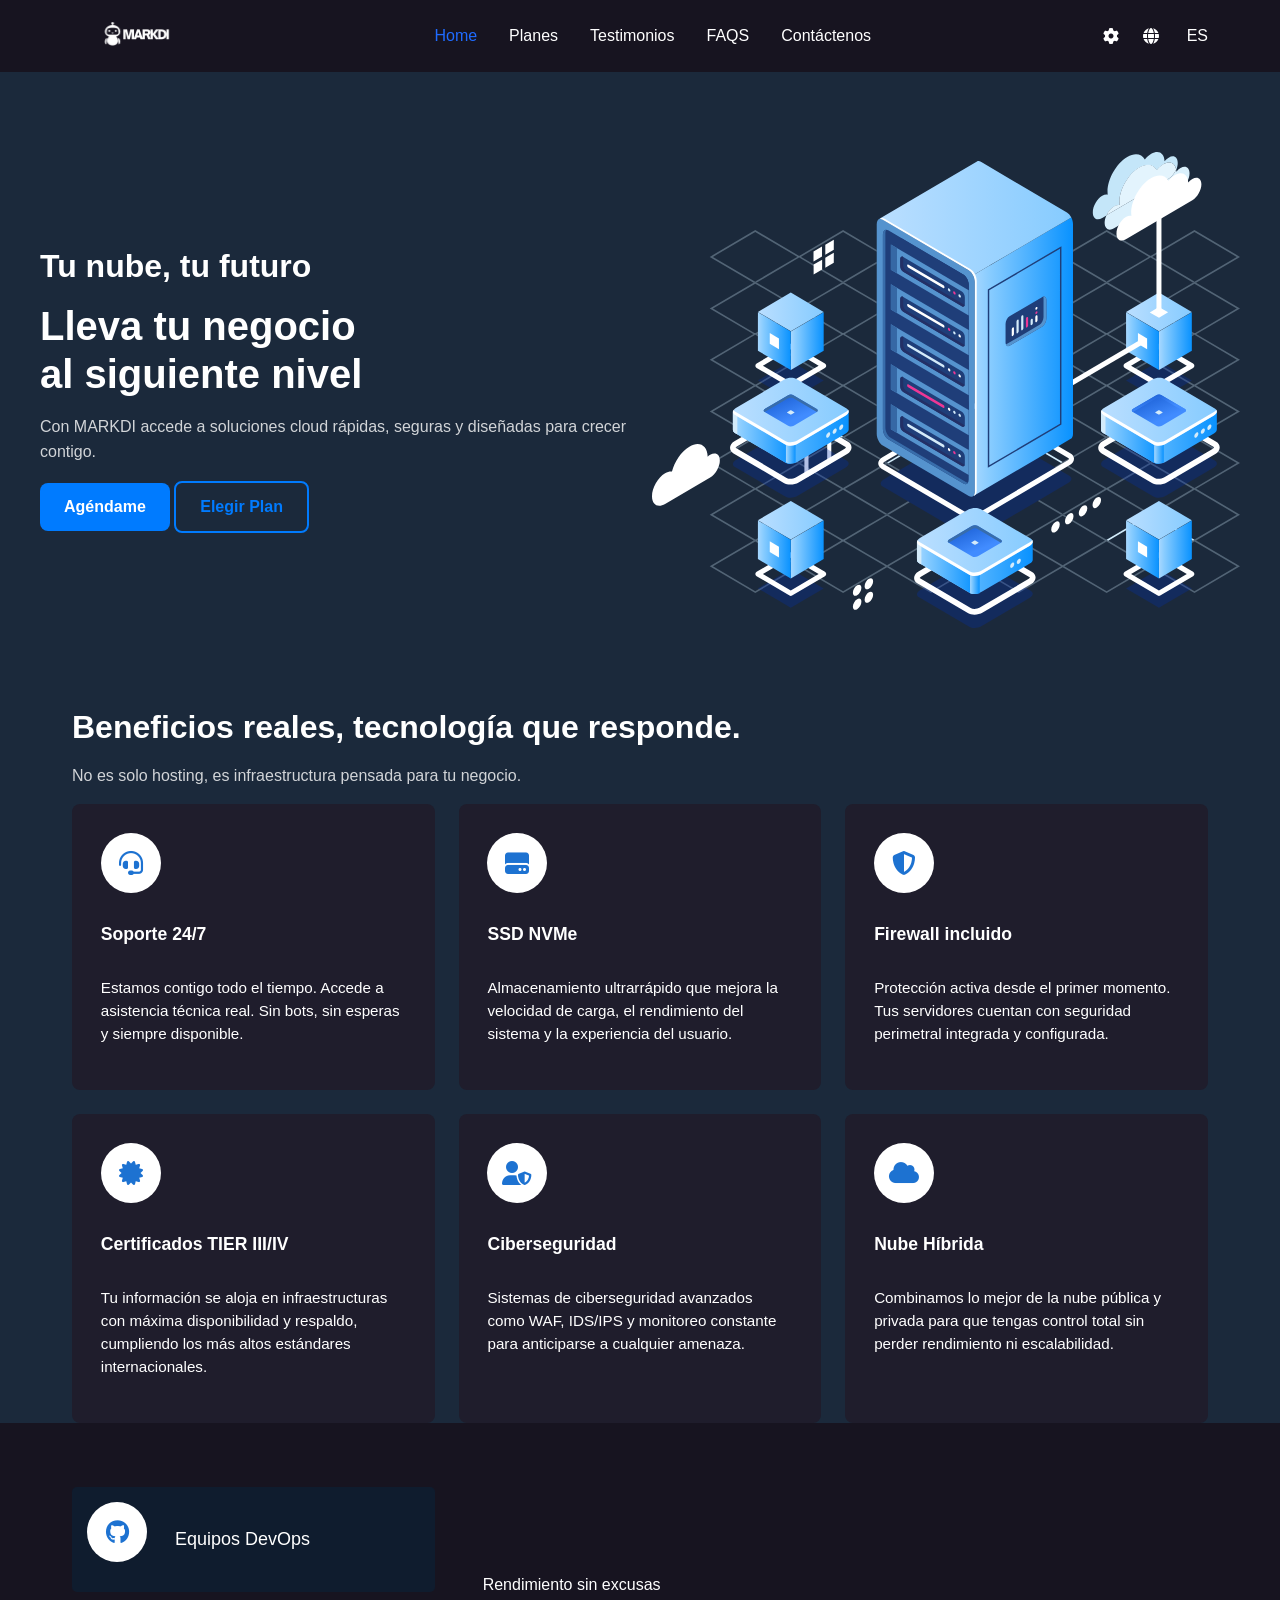
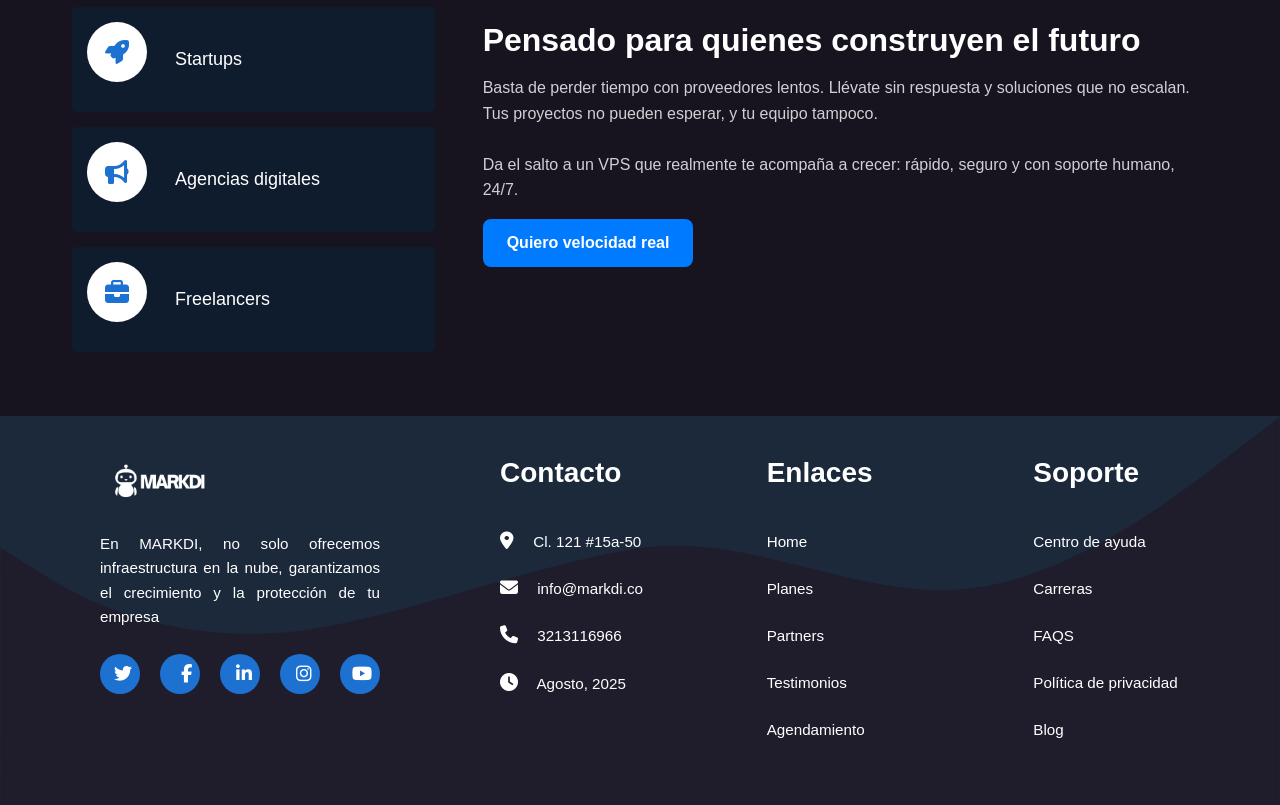
<file: index.html>
<!DOCTYPE html>
<html lang="es">
  <head>
    <meta charset="UTF-8"/>
    <meta name="viewport" content="width=device-width, initial-scale=1.0" />
    <title>MARKDI</title>
    <link rel="stylesheet" href="https://cdnjs.cloudflare.com/ajax/libs/font-awesome/6.5.0/css/all.min.css"/>
    <link href="https://cdn.jsdelivr.net/npm/bootstrap@5.3.3/dist/css/bootstrap.min.css" rel="stylesheet">
    <link rel="stylesheet" href="assets/css/style.css" />
  </head>
  <body>
    <!-- Maquetación nanvar-->
    <header class="header">
      <div class="container">
        <div class="logo-area">
          <img id="logoImg" src="assets/images/logo.svg" alt="Logo de empresa MARKDI"/>
        </div>
        <nav class="nav">
          <ul>
            <li><a href="#" class="active">Home</a></li>
            <li><a href="pages/planes.html">Planes</a></li>
            <li><a href="pages/testimonios.html">Testimonios</a></li>
            <li><a href="pages/faqs.html">FAQS</a></li>
            <li><a href="pages/contactenos.html">Contáctenos</a></li>
          </ul>
        </nav>
        <div class="acciones">
          <i class="fas fa-cog"></i>
          <i class="fas fa-globe"></i>
          <span class="idioma">ES</span>
        </div>
      </div>
    </header>

    <!-- Maquetación del hero-->
     <section class="hero hero-index container">
  <div class="row align-items-center">
    <!-- Texto -->
    <div class="col-md-6">
      <h2 class="hero-subtitulo">Tu nube, tu futuro</h2>
      <h1 class="hero-titulo">Lleva tu negocio<br>al siguiente nivel</h1>
      <p class="hero-parrafo">
        Con MARKDI accede a soluciones cloud rápidas, seguras y diseñadas para crecer contigo.
      </p>
      <div class="hero-botones">
        <button class="btn btn-primary">Agéndame</button>
        <button class="btn btn-outline-primary">Elegir Plan</button>
      </div>
    </div>
    <!-- Imagen -->
    <div class="col-md-6 text-center">
      <img src="assets/images/Hero.svg" alt="Imagen hero index" class="img-fluid">
    </div>
  </div>
</section>



    <!-- Maquetación de beneficios-->
    <section class="beneficios">
      <div class="container beneficios-header">
        <h2>Beneficios reales, tecnología que responde.</h2>
        <p>No es solo hosting, es infraestructura pensada para tu negocio.</p>
      </div>

      <div class="container grid-beneficios">
        <div class="card">
          <i class="fas fa-headset"></i>
          <h3>Soporte 24/7</h3>
          <p>
            Estamos contigo todo el tiempo. Accede a asistencia técnica real.
            Sin bots, sin esperas y siempre disponible.
          </p>
        </div>
        <div class="card">
          <i class="fas fa-hdd"></i>
          <h3>SSD NVMe</h3>
          <p>
            Almacenamiento ultrarrápido que mejora la velocidad de carga, el
            rendimiento del sistema y la experiencia del usuario.
          </p>
        </div>
        <div class="card">
          <i class="fas fa-shield-alt"></i>
          <h3>Firewall incluido</h3>
          <p>
            Protección activa desde el primer momento. Tus servidores cuentan
            con seguridad perimetral integrada y configurada.
          </p>
        </div>
        <div class="card">
          <i class="fas fa-certificate"></i>
          <h3>Certificados TIER III/IV</h3>
          <p>
            Tu información se aloja en infraestructuras con máxima
            disponibilidad y respaldo, cumpliendo los más altos estándares
            internacionales.
          </p>
        </div>
        <div class="card">
          <i class="fas fa-user-shield"></i>
          <h3>Ciberseguridad</h3>
          <p>
            Sistemas de ciberseguridad avanzados como WAF, IDS/IPS y monitoreo
            constante para anticiparse a cualquier amenaza.
          </p>
        </div>
        <div class="card">
          <i class="fas fa-cloud"></i>
          <h3>Nube Híbrida</h3>
          <p>
            Combinamos lo mejor de la nube pública y privada para que tengas
            control total sin perder rendimiento ni escalabilidad.
          </p>
        </div>
      </div>
    </section>


    <!-- Maquetación público objetivo-->
    <section class="rendimiento">
      <div class="container rendimiento-grid">
        <div class="tags">
          <div class="tag">
            <i class="fa-brands fa-github"></i> Equipos DevOps
          </div>
          <div class="tag"><i class="fa-solid fa-rocket"></i>Startups</div>
          <div class="tag">
            <i class="fa-solid fa-bullhorn"></i>Agencias digitales
          </div>
          <div class="tag">
            <i class="fa-solid fa-briefcase"></i>Freelancers
          </div>
        </div>
        <div class="contenido">
          <span class="mini_texto">Rendimiento sin excusas</span><br /><br />
          <h2>Pensado para quienes construyen el futuro</h2>
          <p>
            Basta de perder tiempo con proveedores lentos. Llévate sin respuesta
            y soluciones que no escalan. Tus proyectos no pueden esperar, y tu
            equipo tampoco.<br /><br />
            Da el salto a un VPS que realmente te acompaña a crecer: rápido,
            seguro y con soporte humano, 24/7.
          </p>
          <a href="#" class="btn btn-primary">Quiero velocidad real</a>
        </div>
      </div>
    </section>

    <!-- Maquetación del footer-->
    <footer class="footer">
      <div class="footer-bg">
        <img src="assets/images/curva_footer.svg" alt="Curva Footer" />
      </div>

      <div class="footer-content">
        <!-- Maquetación de columna 1 del footer-->
        <div class="footer-col logo-col">
          <img src="assets/images/logo.svg" alt="logo de MARKDI" class="footer-logo" />
          <p>
            En MARKDI, no solo ofrecemos infraestructura en la nube,
            garantizamos el crecimiento y la protección de tu empresa
          </p>
          <div class="social-icons">
            <a href="#"><i class="fab fa-twitter"></i></a>
            <a href="#"><i class="fab fa-facebook-f"></i></a>
            <a href="#"><i class="fab fa-linkedin-in"></i></a>
            <a href="#"><i class="fab fa-instagram"></i></a>
            <a href="#"><i class="fab fa-youtube"></i></a>
          </div>
        </div>

        <!-- Maquetación de columna 2 del footer -->
        <div class="footer-col">
          <h3>Contacto</h3>
          <p><i class="fas fa-map-marker-alt"></i> Cl. 121 #15a-50</p>
          <p><i class="fas fa-envelope"></i> info@markdi.co</p>
          <p><i class="fas fa-phone"></i> 3213116966</p>
          <p><i class="fas fa-clock"></i> Agosto, 2025</p>
        </div>

        <!-- Maquetación de columna 3 del footer -->
        <div class="footer-col">
          <h3>Enlaces</h3>
          <ul>
            <li><a href="#">Home</a></li>
            <li><a href="#">Planes</a></li>
            <li><a href="#">Partners</a></li>
            <li><a href="#">Testimonios</a></li>
            <li><a href="#">Agendamiento</a></li>
          </ul>
        </div>

        <!-- Maquetación de columna 4 del footer -->
        <div class="footer-col">
          <h3>Soporte</h3>
          <ul>
            <li><a href="#">Centro de ayuda</a></li>
            <li><a href="#">Carreras</a></li>
            <li><a href="#">FAQS</a></li>
            <li><a href="#">Política de privacidad</a></li>
            <li><a href="#">Blog</a></li>
          </ul>
        </div>
      </div>
    </footer>
  </body>
</html>
</file>
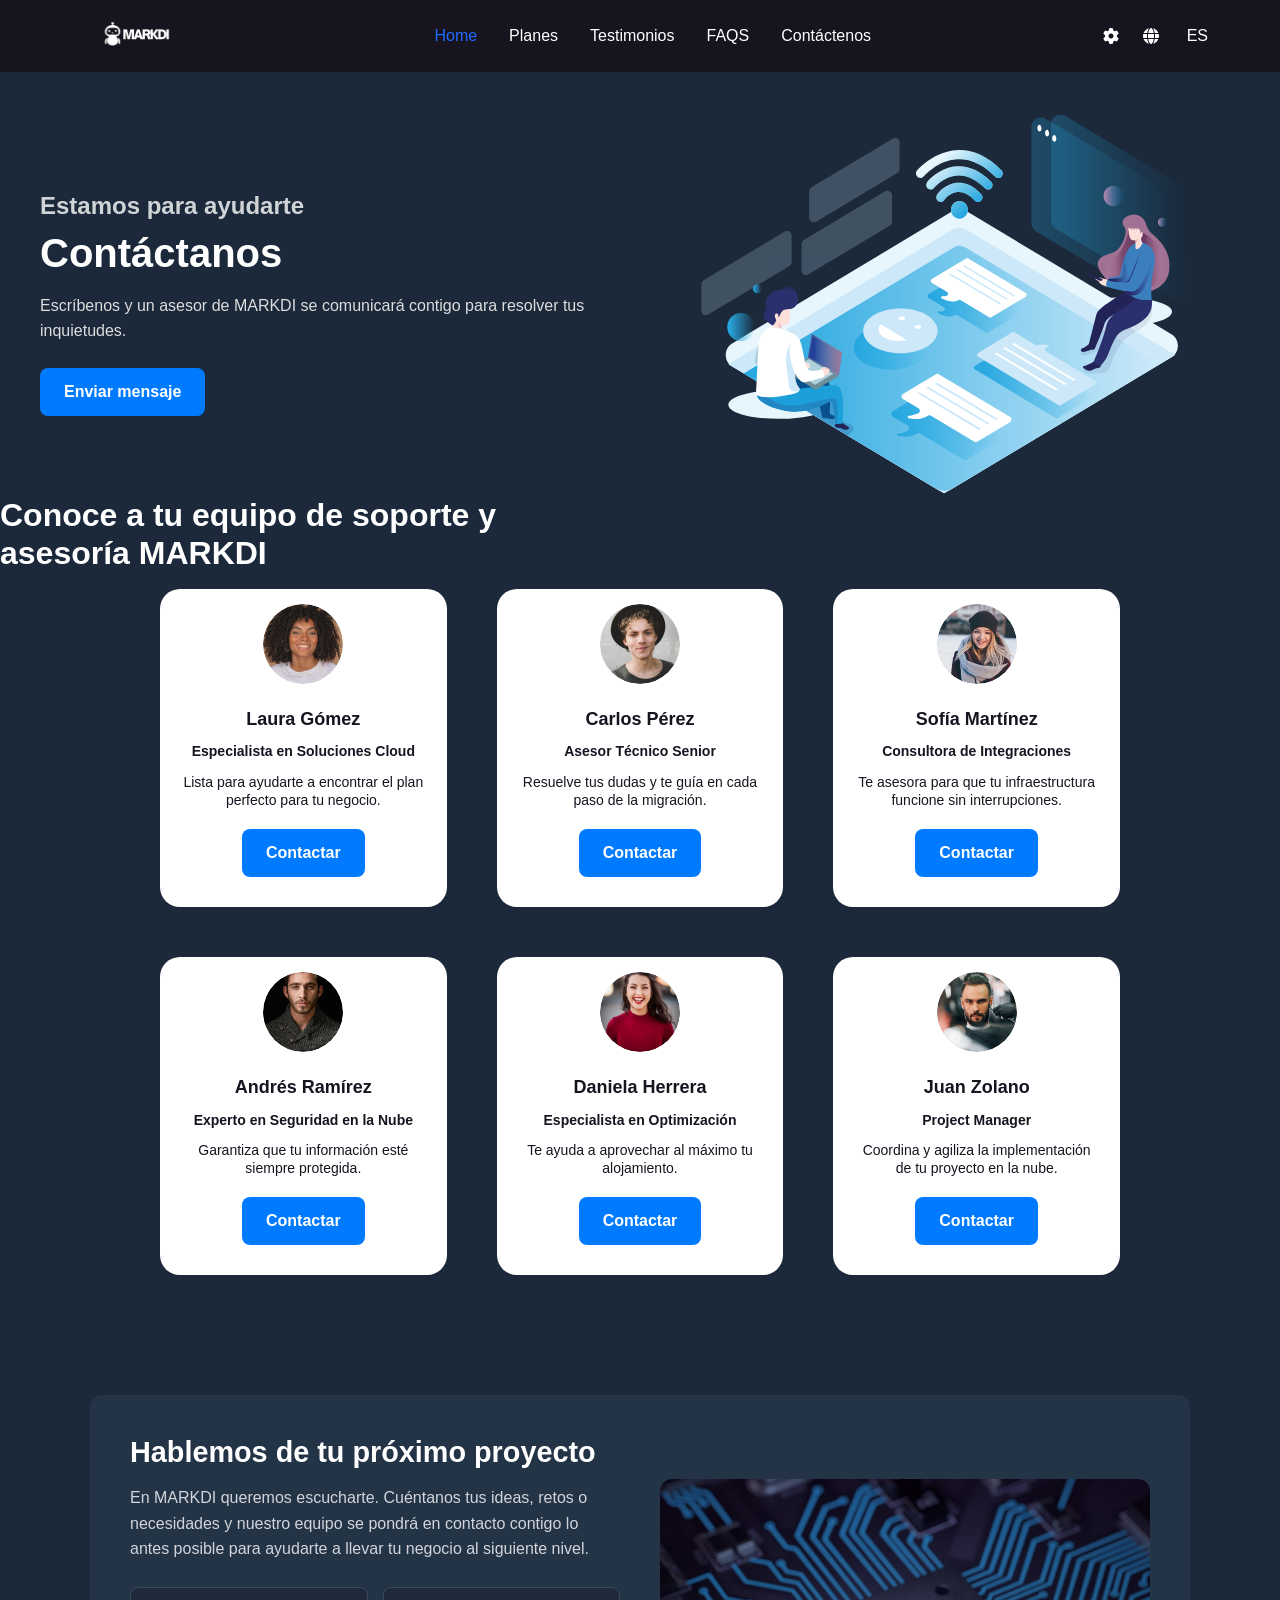
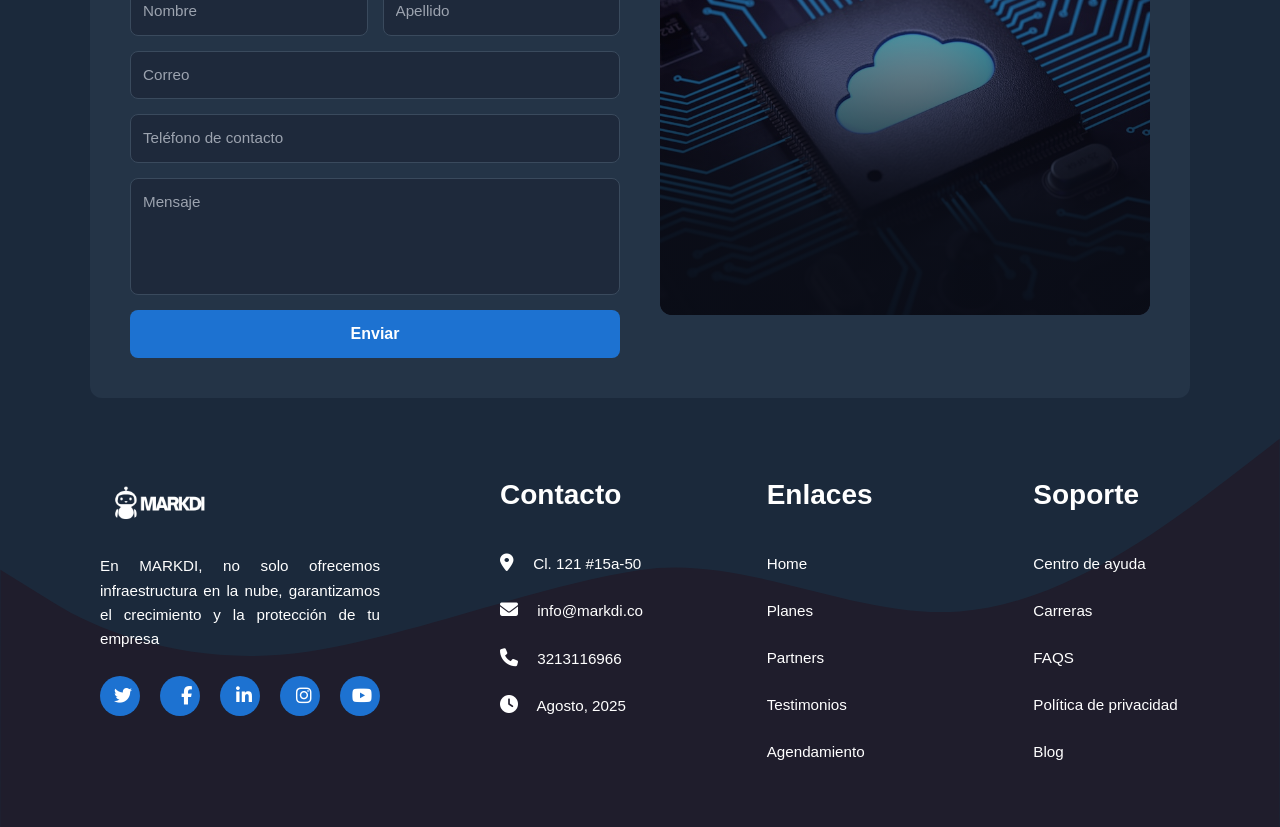
<file: pages/contactenos.html>
<!DOCTYPE html>
<html lang="es">
  <head>
    <meta charset="UTF-8" />
    <meta name="viewport" content="width=device-width, initial-scale=1.0" />
    <title>MARKDI</title>
    <link
      rel="stylesheet"
      href="https://cdnjs.cloudflare.com/ajax/libs/font-awesome/6.5.0/css/all.min.css"
    />
    <link
      href="https://cdn.jsdelivr.net/npm/bootstrap@5.3.3/dist/css/bootstrap.min.css"
      rel="stylesheet"
    />
    <link rel="stylesheet" href="../assets/css/style.css" />
  </head>
  <body>
    <!-- Maquetación nanvar-->
    <header class="header">
      <div class="container">
        <div class="logo-area">
          <img
            id="logoImg"
            src="../assets/images/logo.svg"
            alt="Logo de empresa MARKDI"
          />
        </div>
        <nav class="nav">
          <ul>
            <li><a href="../index.html" class="active">Home</a></li>
            <li><a href="../pages/planes.html">Planes</a></li>
            <li><a href="../pages/testimonios.html">Testimonios</a></li>
            <li><a href="../pages/faqs.html">FAQS</a></li>
            <li><a href="../pages/contactenos.html">Contáctenos</a></li>
          </ul>
        </nav>
        <div class="acciones">
          <i class="fas fa-cog"></i>
          <i class="fas fa-globe"></i>
          <span class="idioma">ES</span>
        </div>
      </div>
    </header>

    <!-- Maquetación del hero-->
    <section class="hero hero-pagina container">
      <div class="row align-items-center">
        <!-- Texto -->
        <div class="col-md-6">
          <h2 class="hero-subtitulo">Estamos para ayudarte</h2>
          <h1 class="hero-titulo">Contáctanos</h1>
          <p class="hero-parrafo">
            Escríbenos y un asesor de MARKDI se comunicará contigo para resolver
            tus inquietudes.
          </p>
          <div class="hero-botones">
            <button class="btn btn-primary">Enviar mensaje</button>
          </div>
        </div>
        <!-- Imagen representativa -->
        <div class="col-md-6 text-center position-relative">
          <img
            src="../assets/images/hero_contactenos.svg"
            alt="Imagen hero contacto"
            class="img-fluid imagen-principal position-absolute top-50 start-50 translate-middle"
          />
        </div>
      </div>
    </section>

    <!-- Maquetación del equipo de contacto-->
    <section class="contactenos-seccion">
      <div class="contactenos-encabezado">
        <h2>Conoce a tu equipo de soporte y<br />asesoría MARKDI</h2>
      </div>

      <!-- Maquetación de asesores -->
      <div class="contactenos-grid">
        <article class="contactenos-tarjeta">
          <img
            src="../assets/images/Laura_gomez.svg"
            alt="Laura Gómez"
            class="contactenos-foto"
          />
          <h3>Laura Gómez</h3>
          <p class="contactenos-cargo">Especialista en Soluciones Cloud</p>
          <p class="contactenos-descripcion">
            Lista para ayudarte a encontrar el plan perfecto para tu negocio.
          </p>
          <button class="btn btn-primary">Contactar</button>
        </article>

        <article class="contactenos-tarjeta">
          <img
            src="../assets/images/Carlos_perez.svg"
            alt="Carlos Pérez"
            class="contactenos-foto"
          />
          <h3>Carlos Pérez</h3>
          <p class="contactenos-cargo">Asesor Técnico Senior</p>
          <p class="contactenos-descripcion">
            Resuelve tus dudas y te guía en cada paso de la migración.
          </p>
          <button class="btn btn-primary">Contactar</button>
        </article>

        <article class="contactenos-tarjeta">
          <img
            src="../assets/images/Sofia_martinez.svg"
            alt="Sofía Martínez"
            class="contactenos-foto"
          />
          <h3>Sofía Martínez</h3>
          <p class="contactenos-cargo">Consultora de Integraciones</p>
          <p class="contactenos-descripcion">
            Te asesora para que tu infraestructura funcione sin interrupciones.
          </p>
          <button class="btn btn-primary">Contactar</button>
        </article>

        <article class="contactenos-tarjeta">
          <img
            src="../assets/images/Andres_ramirez.svg"
            alt="Andrés Ramírez"
            class="contactenos-foto"
          />
          <h3>Andrés Ramírez</h3>
          <p class="contactenos-cargo">Experto en Seguridad en la Nube</p>
          <p class="contactenos-descripcion">
            Garantiza que tu información esté siempre protegida.
          </p>
          <button class="btn btn-primary">Contactar</button>
        </article>

        <article class="contactenos-tarjeta">
          <img
            src="../assets/images/Daniela_herrera.svg"
            alt="Daniela Herrera"
            class="contactenos-foto"
          />
          <h3>Daniela Herrera</h3>
          <p class="contactenos-cargo">Especialista en Optimización</p>
          <p class="contactenos-descripcion">
            Te ayuda a aprovechar al máximo tu alojamiento.
          </p>
          <button class="btn btn-primary">Contactar</button>
        </article>

        <article class="contactenos-tarjeta">
          <img
            src="../assets/images/Juan_zolano.svg"
            alt="Juan Zolano"
            class="contactenos-foto"
          />
          <h3>Juan Zolano</h3>
          <p class="contactenos-cargo">Project Manager</p>
          <p class="contactenos-descripcion">
            Coordina y agiliza la implementación de tu proyecto en la nube.
          </p>
          <button class="btn btn-primary">Contactar</button>
        </article>
      </div>
    </section>

    <!-- Maquetación formulario  de contacto-->
    <section class="formulario-contacto-seccion">
      <div class="formulario-contacto-contenedor">
        <!-- Maquetación columna izquierda del formulario -->
        <div class="formulario-contacto-izquierda">
          <header class="formulario-contacto-encabezado">
            <h2>Hablemos de tu próximo proyecto</h2>
            <p>
              En MARKDI queremos escucharte. Cuéntanos tus ideas, retos o
              necesidades y nuestro equipo se pondrá en contacto contigo lo
              antes posible para ayudarte a llevar tu negocio al siguiente
              nivel.
            </p>
          </header>

          <form class="formulario-contacto-formulario" action="#" method="POST">
            <div class="formulario-contacto-doble">
              <input type="text" name="nombre" placeholder="Nombre" required />
              <input
                type="text"
                name="apellido"
                placeholder="Apellido"
                required
              />
            </div>
            <input type="email" name="correo" placeholder="Correo" required />
            <input
              type="tel"
              name="telefono"
              placeholder="Teléfono de contacto"
              required
            />
            <textarea
              name="mensaje"
              rows="4"
              placeholder="Mensaje"
              required
            ></textarea>

            <button type="submit" class="btn btn-primary">
              Enviar
            </button>
          </form>
        </div>

        <!-- Maquetación columna derecha del formulario -->
        <div class="formulario-contacto-derecha">
          <img src="../assets/images/Form.svg" alt="Tecnología en la nube" />
        </div>
      </div>
    </section>

    <!-- Maquetación del footer-->
    <footer class="footer">
      <div class="footer-bg">
        <img src="../assets/images/curva_footer.svg" alt="Curva Footer" />
      </div>

      <div class="footer-content">
        <!-- Maquetación de columna 1 del footer-->
        <div class="footer-col logo-col">
          <img
            src="../assets/images/logo.svg"
            alt="MARKDI"
            class="footer-logo"
          />
          <p>
            En MARKDI, no solo ofrecemos infraestructura en la nube,
            garantizamos el crecimiento y la protección de tu empresa
          </p>
          <div class="social-icons">
            <a href="#"><i class="fab fa-twitter"></i></a>
            <a href="#"><i class="fab fa-facebook-f"></i></a>
            <a href="#"><i class="fab fa-linkedin-in"></i></a>
            <a href="#"><i class="fab fa-instagram"></i></a>
            <a href="#"><i class="fab fa-youtube"></i></a>
          </div>
        </div>

        <!-- Maquetación de columna 2 del footer-->
        <div class="footer-col">
          <h3>Contacto</h3>
          <p><i class="fas fa-map-marker-alt"></i> Cl. 121 #15a-50</p>
          <p><i class="fas fa-envelope"></i> info@markdi.co</p>
          <p><i class="fas fa-phone"></i> 3213116966</p>
          <p><i class="fas fa-clock"></i> Agosto, 2025</p>
        </div>

        <!-- Maquetación de columna 3 del footer-->
        <div class="footer-col">
          <h3>Enlaces</h3>
          <ul>
            <li><a href="#">Home</a></li>
            <li><a href="#">Planes</a></li>
            <li><a href="#">Partners</a></li>
            <li><a href="#">Testimonios</a></li>
            <li><a href="#">Agendamiento</a></li>
          </ul>
        </div>

        <!-- Maquetación de columna 4 del footer-->
        <div class="footer-col">
          <h3>Soporte</h3>
          <ul>
            <li><a href="#">Centro de ayuda</a></li>
            <li><a href="#">Carreras</a></li>
            <li><a href="#">FAQS</a></li>
            <li><a href="#">Política de privacidad</a></li>
            <li><a href="#">Blog</a></li>
          </ul>
        </div>
      </div>
    </footer>
  </body>
</html>
</file>
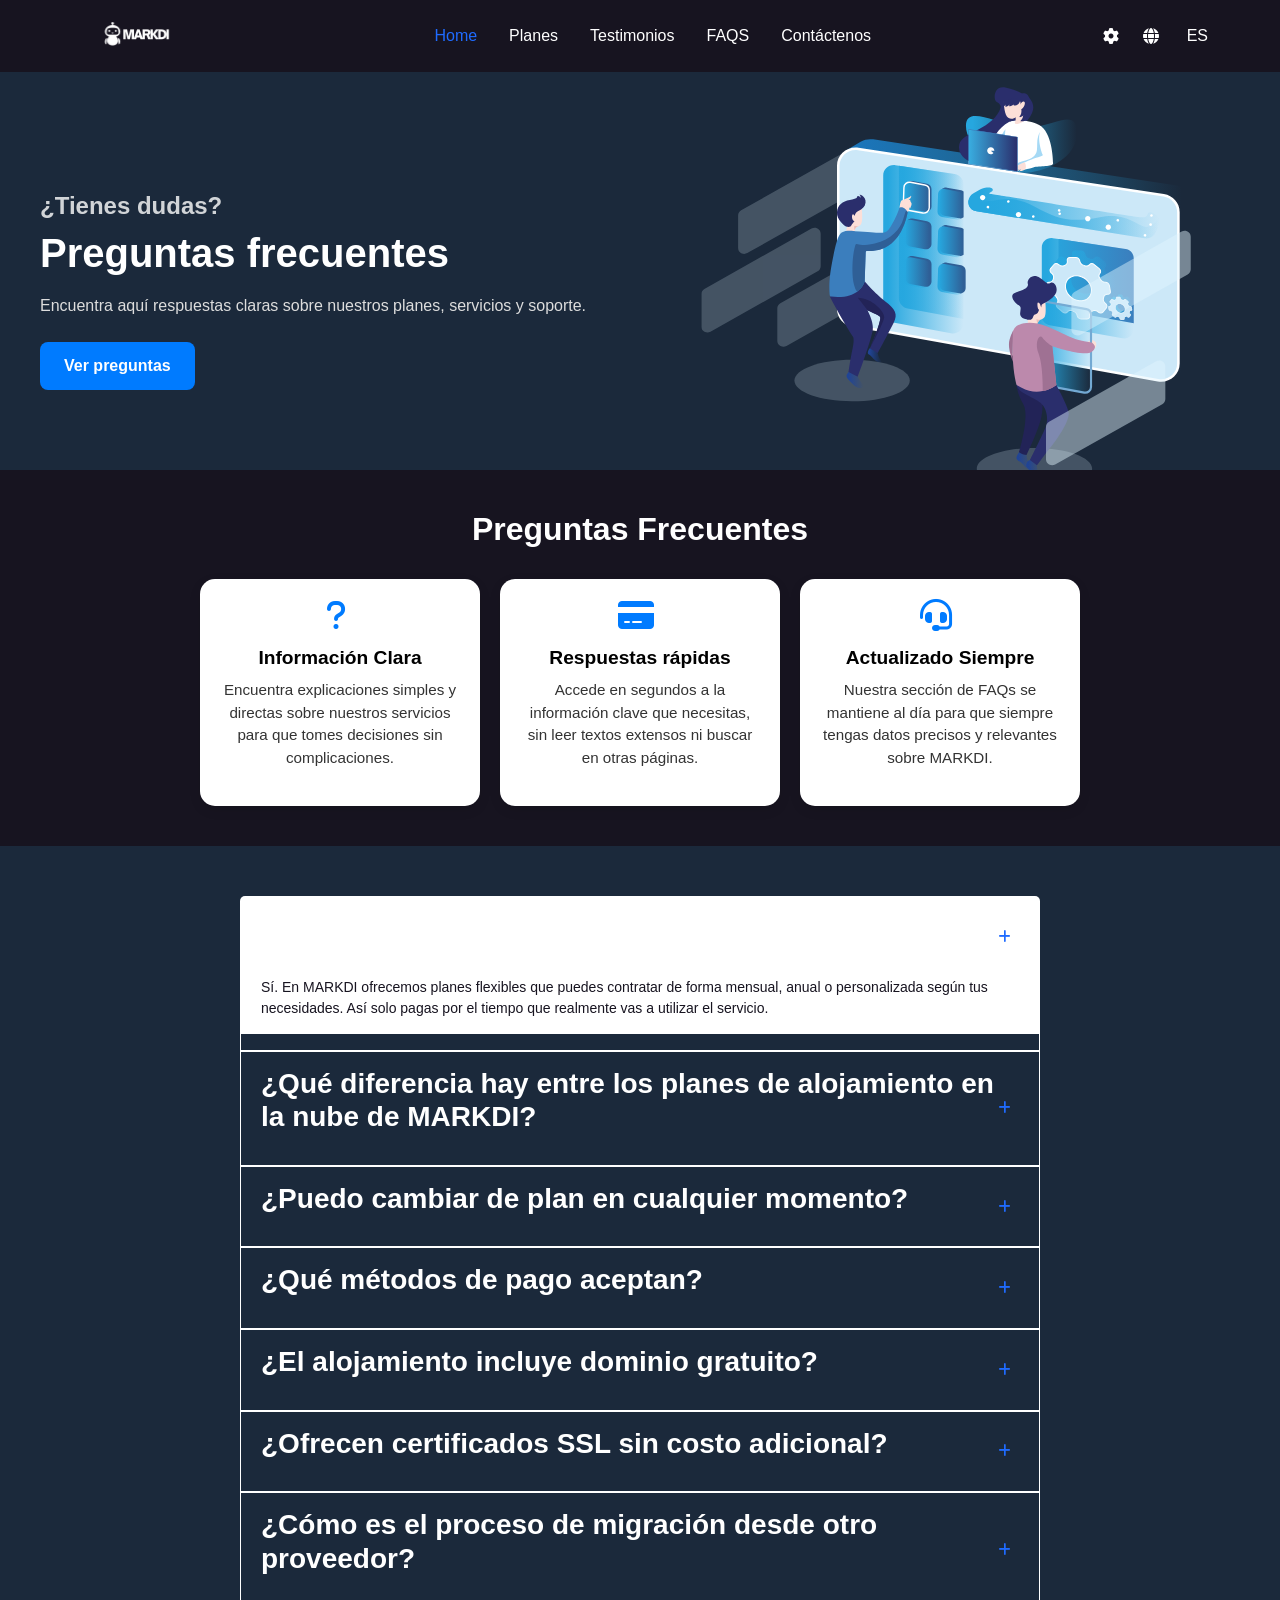
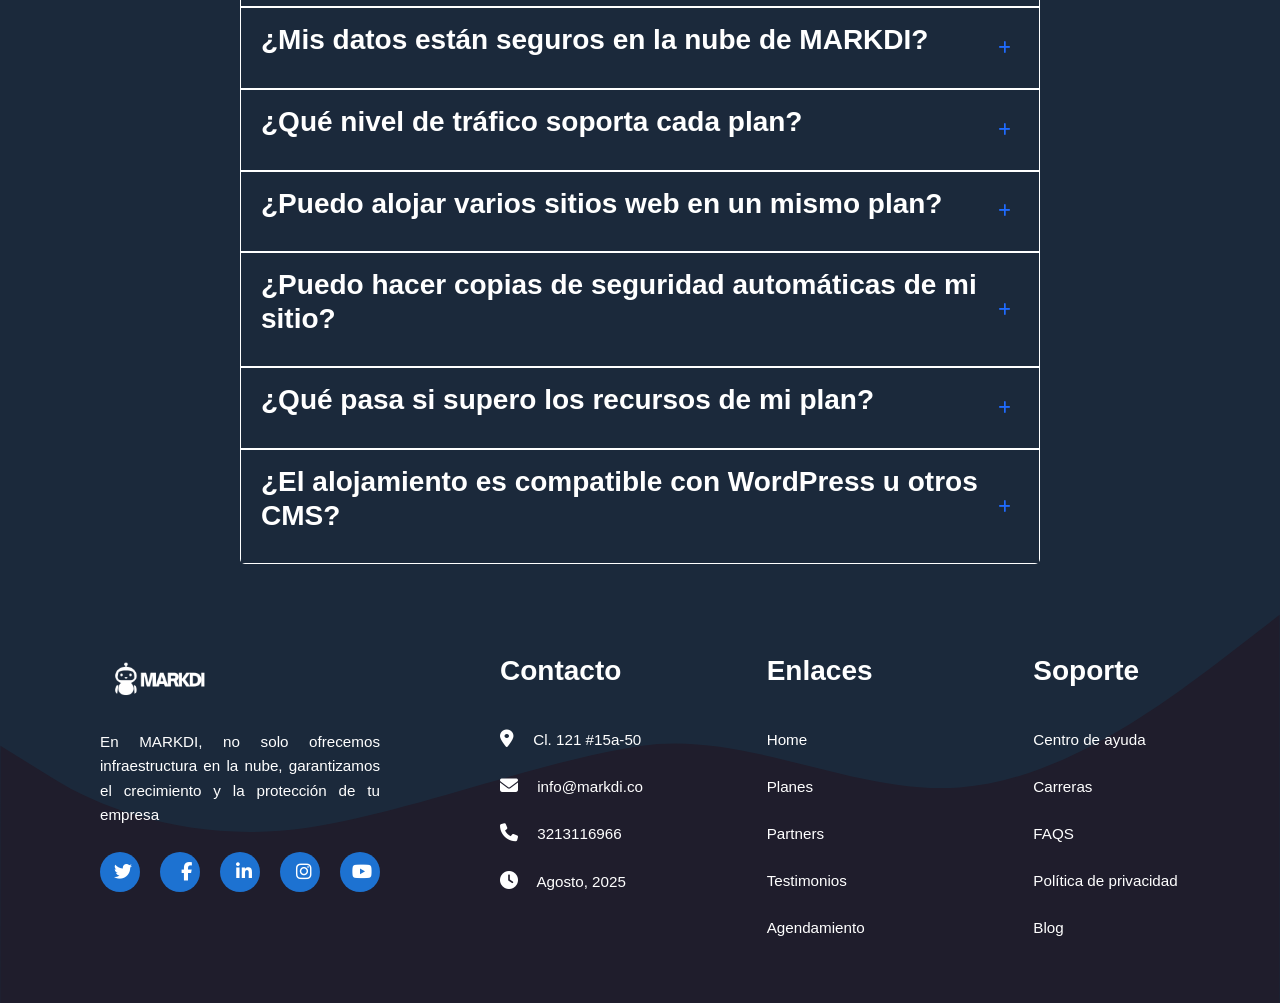
<file: pages/faqs.html>
<!DOCTYPE html>
<html lang="es">
  <head>
    <meta charset="UTF-8" />
    <meta name="viewport" content="width=device-width, initial-scale=1.0" />
    <title>MARKDI</title>
    <link
      rel="stylesheet"
      href="https://cdnjs.cloudflare.com/ajax/libs/font-awesome/6.5.0/css/all.min.css"
    />
    <link
      href="https://cdn.jsdelivr.net/npm/bootstrap@5.3.3/dist/css/bootstrap.min.css"
      rel="stylesheet"
    />
    <link rel="stylesheet" href="../assets/css/style.css" />
  </head>
  <body>
    <!-- Maquetación nanvar-->
    <header class="header">
      <div class="container">
        <div class="logo-area">
          <img
            id="logoImg"
            src="../assets/images/logo.svg"
            alt="Logo de empresa MARKDI"
          />
        </div>
        <nav class="nav">
          <ul>
            <li><a href="../index.html" class="active">Home</a></li>
            <li><a href="../pages/planes.html">Planes</a></li>
            <li><a href="../pages/testimonios.html">Testimonios</a></li>
            <li><a href="../pages/faqs.html">FAQS</a></li>
            <li><a href="../pages/contactenos.html">Contáctenos</a></li>
          </ul>
        </nav>
        <div class="acciones">
          <i class="fas fa-cog"></i>
          <i class="fas fa-globe"></i>
          <span class="idioma">ES</span>
        </div>
      </div>
    </header>

    <!-- Maquetación del hero-->
    <section class="hero hero-pagina container">
      <div class="row align-items-center">
        <!-- Texto -->
        <div class="col-md-6">
          <h2 class="hero-subtitulo">¿Tienes dudas?</h2>
          <h1 class="hero-titulo">Preguntas frecuentes</h1>
          <p class="hero-parrafo">
            Encuentra aquí respuestas claras sobre nuestros planes, servicios y
            soporte.
          </p>
          <div class="hero-botones">
            <button class="btn btn-primary">Ver preguntas</button>
          </div>
        </div>
        <!-- Imagen representativa -->
        <div class="col-md-6 text-center position-relative">
          <img
            src="../assets/images/hero_faqs.svg"
            alt="Imagen hero FAQs"
            class="img-fluid imagen-principal position-absolute top-50 start-50 translate-middle"
          />
        </div>
      </div>
    </section>

    <!-- Maquetación del tarjetas informativas de faqs-->
    <section class="faqs-section">
      <div class="faqs-header">
        <h2>Preguntas Frecuentes</h2>
      </div>

      <div class="faqs-container">
        <article class="faqs-card">
          <i class="fa-solid fa-question faqs-icon"></i>
          <h3 class="faqs-title">Información Clara</h3>
          <p class="faqs-text">
            Encuentra explicaciones simples y directas sobre nuestros servicios
            para que tomes decisiones sin complicaciones.
          </p>
        </article>

        <article class="faqs-card">
          <i class="fa-solid fa-credit-card faqs-icon"></i>
          <h3 class="faqs-title">Respuestas rápidas</h3>
          <p class="faqs-text">
            Accede en segundos a la información clave que necesitas, sin leer
            textos extensos ni buscar en otras páginas.
          </p>
        </article>

        <article class="faqs-card">
          <i class="fa-solid fa-headset faqs-icon"></i>
          <h3 class="faqs-title">Actualizado Siempre</h3>
          <p class="faqs-text">
            Nuestra sección de FAQs se mantiene al día para que siempre tengas
            datos precisos y relevantes sobre MARKDI.
          </p>
        </article>
      </div>
    </section>

    <!-- Maquetación de desplegable de preguntas -->
    <section class="seccion-faqs">
      <article class="faq-item activo">
        <header class="faq-pregunta">
          <h3>¿Puedo contratar un plan solo por un mes?</h3>
          <i class="fa-solid fa-plus icono-faq"></i>
        </header>
        <p class="faq-respuesta">
          Sí. En MARKDI ofrecemos planes flexibles que puedes contratar de forma
          mensual, anual o personalizada según tus necesidades. Así solo pagas
          por el tiempo que realmente vas a utilizar el servicio.
        </p>
      </article>

      <article class="faq-item">
        <header class="faq-pregunta">
          <h3>
            ¿Qué diferencia hay entre los planes de alojamiento en la nube de
            MARKDI?
          </h3>
          <i class="fa-solid fa-plus icono-faq"></i>
        </header>
      </article>

      <article class="faq-item">
        <header class="faq-pregunta">
          <h3>¿Puedo cambiar de plan en cualquier momento?</h3>
          <i class="fa-solid fa-plus icono-faq"></i>
        </header>
      </article>

      <article class="faq-item">
        <header class="faq-pregunta">
          <h3>¿Qué métodos de pago aceptan?</h3>
          <i class="fa-solid fa-plus icono-faq"></i>
        </header>
      </article>

      <article class="faq-item">
        <header class="faq-pregunta">
          <h3>¿El alojamiento incluye dominio gratuito?</h3>
          <i class="fa-solid fa-plus icono-faq"></i>
        </header>
      </article>

      <article class="faq-item">
        <header class="faq-pregunta">
          <h3>¿Ofrecen certificados SSL sin costo adicional?</h3>
          <i class="fa-solid fa-plus icono-faq"></i>
        </header>
      </article>

      <article class="faq-item">
        <header class="faq-pregunta">
          <h3>¿Cómo es el proceso de migración desde otro proveedor?</h3>
          <i class="fa-solid fa-plus icono-faq"></i>
        </header>
      </article>

      <article class="faq-item">
        <header class="faq-pregunta">
          <h3>¿Mis datos están seguros en la nube de MARKDI?</h3>
          <i class="fa-solid fa-plus icono-faq"></i>
        </header>
      </article>

      <article class="faq-item">
        <header class="faq-pregunta">
          <h3>¿Qué nivel de tráfico soporta cada plan?</h3>
          <i class="fa-solid fa-plus icono-faq"></i>
        </header>
      </article>

      <article class="faq-item">
        <header class="faq-pregunta">
          <h3>¿Puedo alojar varios sitios web en un mismo plan?</h3>
          <i class="fa-solid fa-plus icono-faq"></i>
        </header>
      </article>

      <article class="faq-item">
        <header class="faq-pregunta">
          <h3>¿Puedo hacer copias de seguridad automáticas de mi sitio?</h3>
          <i class="fa-solid fa-plus icono-faq"></i>
        </header>
      </article>

      <article class="faq-item">
        <header class="faq-pregunta">
          <h3>¿Qué pasa si supero los recursos de mi plan?</h3>
          <i class="fa-solid fa-plus icono-faq"></i>
        </header>
      </article>

      <article class="faq-item">
        <header class="faq-pregunta">
          <h3>¿El alojamiento es compatible con WordPress u otros CMS?</h3>
          <i class="fa-solid fa-plus icono-faq"></i>
        </header>
      </article>
    </section>

    <!-- Maquetación del footer-->
    <footer class="footer">
      <div class="footer-bg">
        <img src="../assets/images/curva_footer.svg" alt="Curva Footer" />
      </div>

      <div class="footer-content">
        <!-- Maquetación de columna 1 del footer-->
        <div class="footer-col logo-col">
          <img
            src="../assets/images/logo.svg"
            alt="MARKDI"
            class="footer-logo"
          />
          <p>
            En MARKDI, no solo ofrecemos infraestructura en la nube,
            garantizamos el crecimiento y la protección de tu empresa
          </p>
          <div class="social-icons">
            <a href="#"><i class="fab fa-twitter"></i></a>
            <a href="#"><i class="fab fa-facebook-f"></i></a>
            <a href="#"><i class="fab fa-linkedin-in"></i></a>
            <a href="#"><i class="fab fa-instagram"></i></a>
            <a href="#"><i class="fab fa-youtube"></i></a>
          </div>
        </div>

        <!-- Maquetación de columna 2 del footer-->
        <div class="footer-col">
          <h3>Contacto</h3>
          <p><i class="fas fa-map-marker-alt"></i> Cl. 121 #15a-50</p>
          <p><i class="fas fa-envelope"></i> info@markdi.co</p>
          <p><i class="fas fa-phone"></i> 3213116966</p>
          <p><i class="fas fa-clock"></i> Agosto, 2025</p>
        </div>

        <!-- Maquetación de columna 3 del footer-->
        <div class="footer-col">
          <h3>Enlaces</h3>
          <ul>
            <li><a href="#">Home</a></li>
            <li><a href="#">Planes</a></li>
            <li><a href="#">Partners</a></li>
            <li><a href="#">Testimonios</a></li>
            <li><a href="#">Agendamiento</a></li>
          </ul>
        </div>

        <!-- Maquetación de columna 4 del footer-->
        <div class="footer-col">
          <h3>Soporte</h3>
          <ul>
            <li><a href="#">Centro de ayuda</a></li>
            <li><a href="#">Carreras</a></li>
            <li><a href="#">FAQS</a></li>
            <li><a href="#">Política de privacidad</a></li>
            <li><a href="#">Blog</a></li>
          </ul>
        </div>
      </div>
    </footer>
  </body>
</html>
</file>
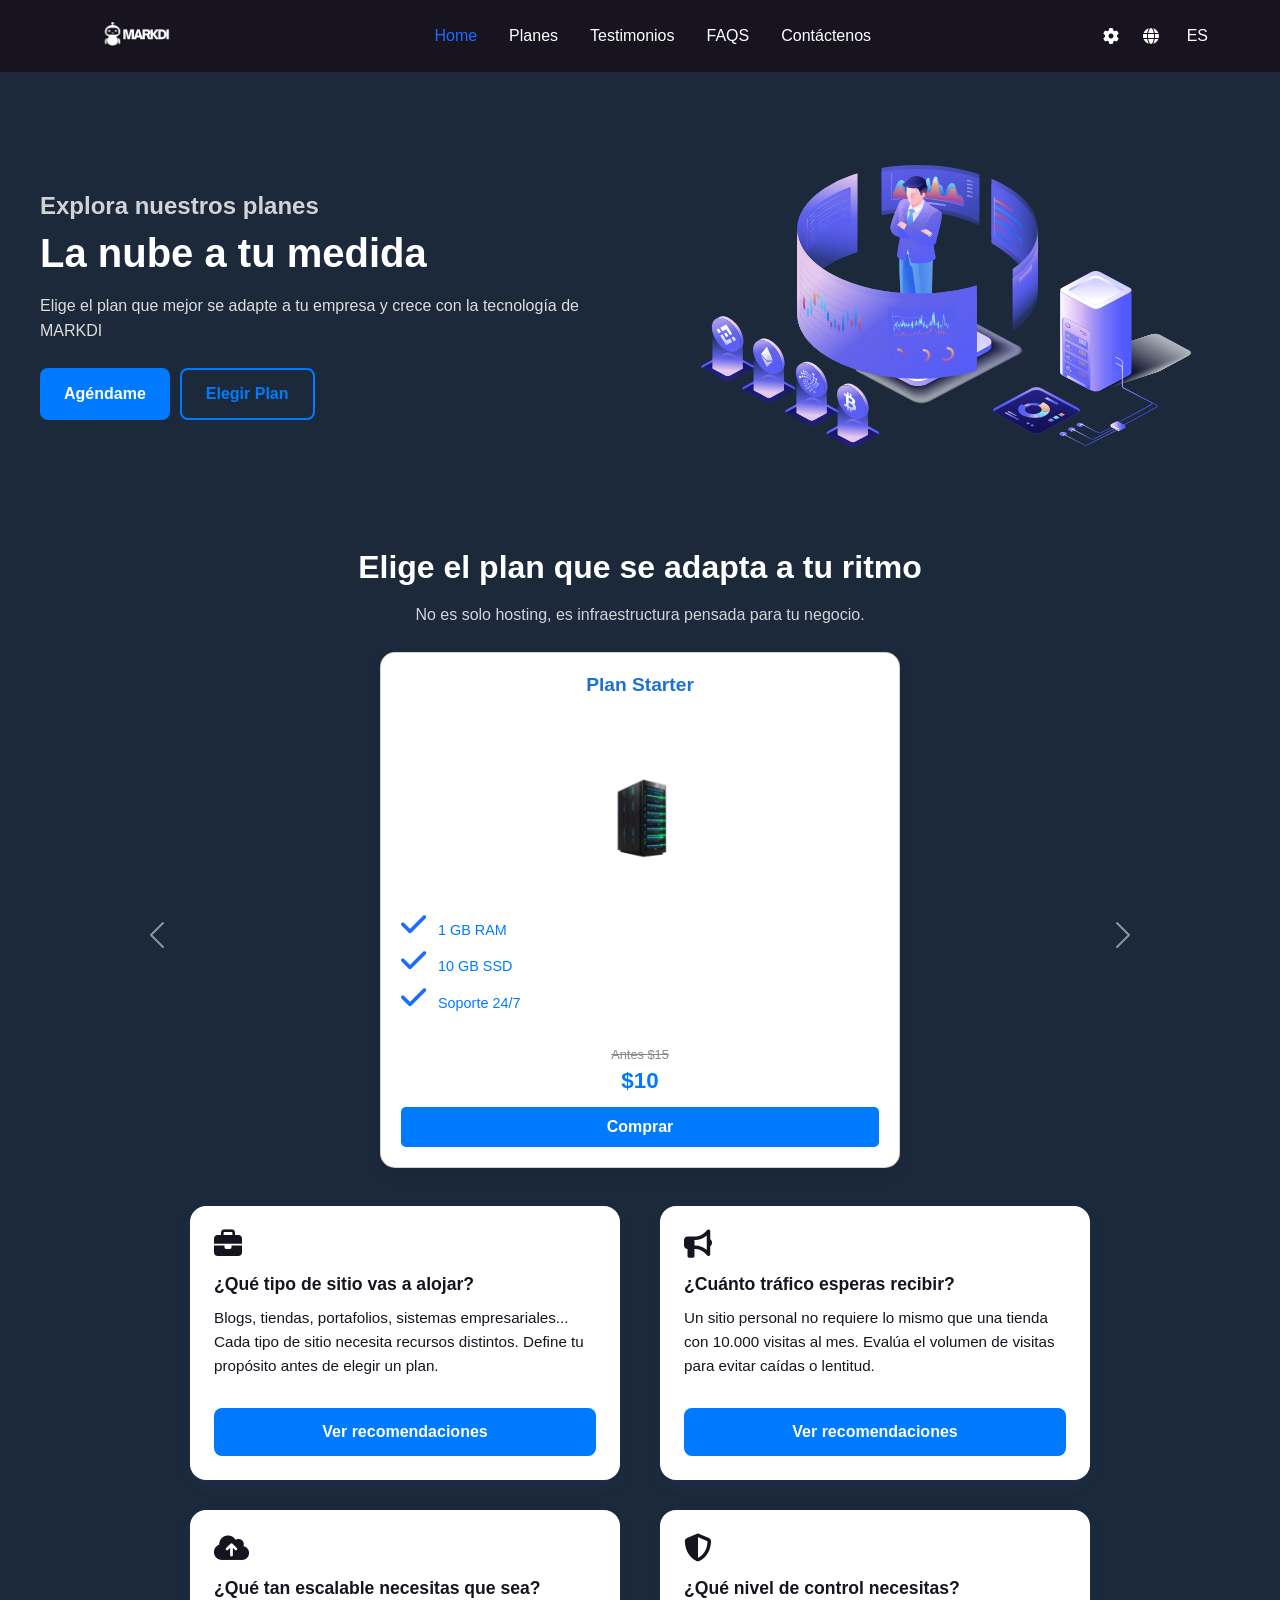
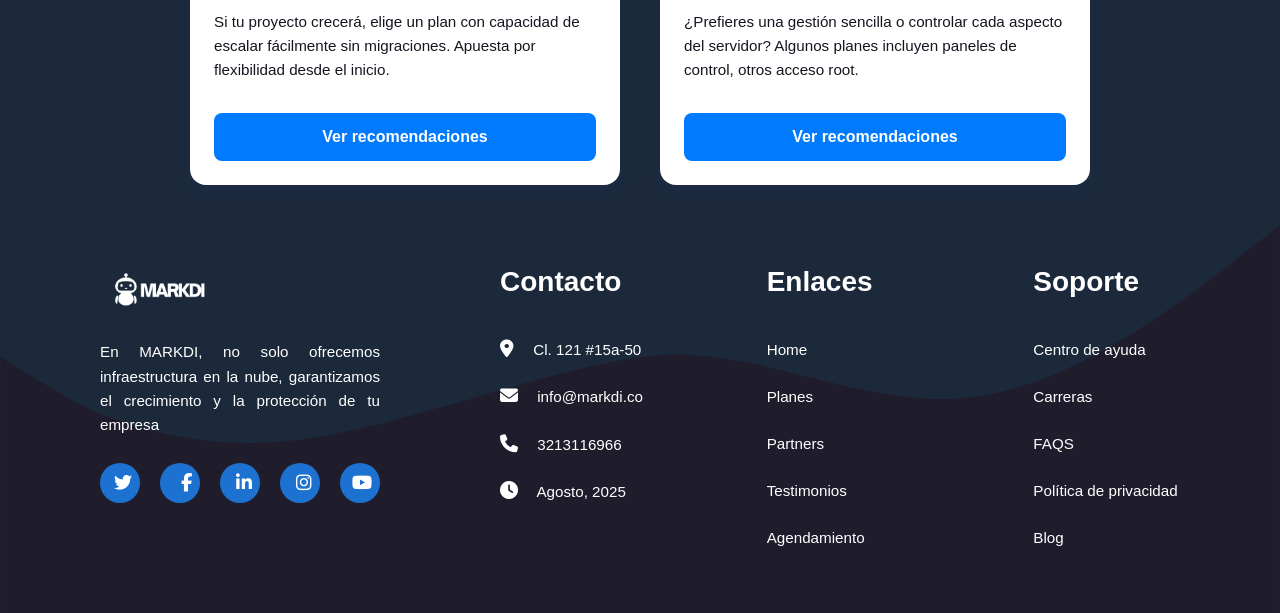
<file: pages/planes.html>
<!DOCTYPE html>
<html lang="es">
<head>
  <meta charset="UTF-8">
  <meta name="viewport" content="width=device-width, initial-scale=1.0">
  <title>MARKDI </title>
  <link rel="stylesheet" href="https://cdnjs.cloudflare.com/ajax/libs/font-awesome/6.5.0/css/all.min.css">
  <link href="https://cdn.jsdelivr.net/npm/bootstrap@5.3.3/dist/css/bootstrap.min.css" rel="stylesheet">
  <link rel="stylesheet" href="../assets/css/style.css">
</head>
<body>
  <!-- Maquetación nanvar-->
  <header class="header">
    <div class="container">
      <div class="logo-area">
          <img id="logoImg" src="../assets/images/logo.svg" alt="Logo de empresa MARKDI">
      </div>
      <nav class="nav">
        <ul>
          <li><a href="../index.html" class="active">Home</a></li>
          <li><a href="../pages/planes.html">Planes</a></li>
          <li><a href="../pages/testimonios.html">Testimonios</a></li>
          <li><a href="../pages/faqs.html">FAQS</a></li>
          <li><a href="../pages/contactenos.html">Contáctenos</a></li>
        </ul>
      </nav>
      <div class="acciones">
        <i class="fas fa-cog"></i> 
        <i class="fas fa-globe"></i> 
        <span class="idioma">ES</span>
      </div>
    </div>
  </header>

   <!-- Maquetación del hero-->
    <section class="hero hero-pagina container">
       <div class="row align-items-center">
           <div class="col-md-6">
              <h2 class="hero-subtitulo">Explora nuestros planes</h2>
               <h1 class="hero-titulo">La nube a tu medida</h1>
              <p class="hero-parrafo"> Elige el plan que mejor se adapte a tu empresa y crece con la tecnología de MARKDI</p>
       <div class="hero-botones">
        <button class="btn btn-primary">Agéndame</button>
        <button class="btn btn-outline-primary">Elegir Plan</button>
      </div>
    </div>
       <div class="col-md-6 text-center position-relative">
       <img src="../assets/images/hero_planes.svg" alt="Imagen hero planes" class="img-fluid imagen-principal position-absolute top-50 start-50 translate-middle">
        </div>
    </div>
       </section>

  <!-- Maquetación de carrusel de planes -->
<section class="container my-5">
  <div class="text-center mb-4">
    <h2 class="titulo">Elige el plan que se adapta a tu ritmo</h2>
    <p class="subtitulo">No es solo hosting, es infraestructura pensada para tu negocio.</p>
  </div>

  <div id="planCarousel" class="carousel slide" data-bs-ride="carousel">
    <div class="carousel-inner">

      <!-- Tarjeta 1 -->
      <div class="carousel-item active">
        <div class="card plan-card mx-auto">
          <h3>Plan Starter</h3>
          <p>Para proyectos personales y sitios web pequeños.</p>
          <img src="../assets/images/Servidor 1.svg" alt="Servidor starter">
          <ul>
            <li><i class="fa fa-check"></i> 1 GB RAM</li>
            <li><i class="fa fa-check"></i> 10 GB SSD</li>
            <li><i class="fa fa-check"></i> Soporte 24/7</li>
          </ul>
          <div class="precio">
            <span class="descuento">Antes $15</span>
            <span class="valor">$10</span>
          </div>
          <button class="btn btn-primary">Comprar</button>
        </div>
      </div>

      <!-- Tarjeta 2 -->
      <div class="carousel-item">
        <div class="card plan-card mx-auto">
          <h3>Plan Emprendedor</h3>
          <p>Perfecto para negocios que recién inician.</p>
          <img src="../assets/images/Servidor 2.svg" alt="Servidor emprendedor">
          <ul>
            <li><i class="fa fa-check"></i> 2 GB RAM</li>
            <li><i class="fa fa-check"></i> 20 GB SSD</li>
            <li><i class="fa fa-check"></i> Dominio gratis</li>
          </ul>
          <div class="precio">
            <span class="descuento">Antes $25</span>
            <span class="valor">$18</span>
          </div>
          <button class="btn btn-primary">Comprar</button>
        </div>
      </div>

      <!-- Tarjeta 3 -->
      <div class="carousel-item">
        <div class="card plan-card mx-auto">
          <h3>Plan Corporativo</h3>
          <p>Para empresas que requieren alto rendimiento.</p>
          <img src="../assets/images/Servidor 3.svg" alt="Servidor corporativo">
          <ul>
            <li><i class="fa fa-check"></i> 4 GB RAM</li>
            <li><i class="fa fa-check"></i> 50 GB SSD</li>
            <li><i class="fa fa-check"></i> Soporte prioritario</li>
          </ul>
          <div class="precio">
            <span class="descuento">Antes $50</span>
            <span class="valor">$35</span>
          </div>
          <button class="btn btn-primary">Comprar</button>
        </div>
      </div>

      <!-- Tarjeta 4 -->
      <div class="carousel-item">
        <div class="card plan-card mx-auto">
          <h3>Plan Premium</h3>
          <p>Para proyectos grandes y de alto tráfico.</p>
          <img src="../assets/images/Servidor 1.svg" alt="Servidor premium">
          <ul>
            <li><i class="fa fa-check"></i> 8 GB RAM</li>
            <li><i class="fa fa-check"></i> 100 GB SSD</li>
            <li><i class="fa fa-check"></i> Seguridad avanzada</li>
          </ul>
          <div class="precio">
            <span class="descuento">Antes $80</span>
            <span class="valor">$60</span>
          </div>
          <button class="btn btn-primary">Comprar</button>
        </div>
      </div>

      <!-- Tarjeta 5 -->
      <div class="carousel-item">
        <div class="card plan-card mx-auto">
          <h3>Plan Ultra</h3>
          <p>Máximo rendimiento con almacenamiento ilimitado.</p>
          <img src="../assets/images/Servidor 2.svg" alt="Servidor ultra">
          <ul>
            <li><i class="fa fa-check"></i> 16 GB RAM</li>
            <li><i class="fa fa-check"></i> Almacenamiento ilimitado</li>
            <li><i class="fa fa-check"></i> Soporte VIP</li>
          </ul>
          <div class="precio">
            <span class="descuento">Antes $120</span>
            <span class="valor">$90</span>
          </div>
          <button class="btn btn-primary">Comprar</button>
        </div>
      </div>

    </div>
    <button class="carousel-control-prev" type="button" data-bs-target="#planCarousel" data-bs-slide="prev">
      <span class="carousel-control-prev-icon"></span>
    </button>
    <button class="carousel-control-next" type="button" data-bs-target="#planCarousel" data-bs-slide="next">
      <span class="carousel-control-next-icon"></span>
    </button>
  </div>
</section>


<!-- Maquetación de recomendaciones -->
<section class="recomendaciones-container">
    <!-- Maquetación de tarjeta 1 -->
    <div class="recomendacion-card card-escalon-izq">
        <div class="recomendacion-icon"><i class="fa-solid fa-briefcase"></i></i></div>
        <h3 class="recomendacion-titulo">¿Qué tipo de sitio vas a alojar?</h3>
        <p class="recomendacion-texto">
            Blogs, tiendas, portafolios, sistemas empresariales... Cada tipo de sitio necesita recursos distintos. Define tu propósito antes de elegir un plan.
        </p>
        <button class="btn btn-primary">Ver recomendaciones</button>
    </div>

    <!-- Maquetación de tarjeta 2 -->
    <div class="recomendacion-card card-escalon-der">
        <div class="recomendacion-icon"><i class="fa-solid fa-bullhorn"></i></i></div>
        <h3 class="recomendacion-titulo">¿Cuánto tráfico esperas recibir?</h3>
        <p class="recomendacion-texto">
            Un sitio personal no requiere lo mismo que una tienda con 10.000 visitas al mes. Evalúa el volumen de visitas para evitar caídas o lentitud.
        </p>
        <button class="btn btn-primary">Ver recomendaciones</button>
    </div>

    <!-- Maquetación de tarjeta 3 -->
    <div class="recomendacion-card card-escalon-izq">
        <div class="recomendacion-icon"><i class="fa-solid fa-cloud-arrow-up"></i></i></div>
        <h3 class="recomendacion-titulo">¿Qué tan escalable necesitas que sea?</h3>
        <p class="recomendacion-texto">
            Si tu proyecto crecerá, elige un plan con capacidad de escalar fácilmente sin migraciones. Apuesta por flexibilidad desde el inicio.
        </p>
        <button class="btn btn-primary">Ver recomendaciones</button>
    </div>

    <!-- Maquetación de tarjeta 4 -->
    <div class="recomendacion-card card-escalon-der">
        <div class="recomendacion-icon"><i class="fa-solid fa-shield-halved"></i></div>
        <h3 class="recomendacion-titulo">¿Qué nivel de control necesitas?</h3>
        <p class="recomendacion-texto">
            ¿Prefieres una gestión sencilla o controlar cada aspecto del servidor? Algunos planes incluyen paneles de control, otros acceso root.
        </p>
       <button class="btn btn-primary">Ver recomendaciones</button>
    </div>
</section>
  
    <!-- Maquetación del footer-->
<footer class="footer">
    <div class="footer-bg">
        <img src="../assets/images/curva_footer.svg" alt="Curva Footer">
    </div>

    <div class="footer-content">
        <!-- Maquetación de columna 1 del footer-->
        <div class="footer-col logo-col">
            <img src="../assets/images/logo.svg" alt="MARKDI" class="footer-logo">
            <p>En MARKDI, no solo ofrecemos infraestructura en la nube, garantizamos el crecimiento y la protección de tu empresa</p>
            <div class="social-icons">
                <a href="#"><i class="fab fa-twitter"></i></a>
                <a href="#"><i class="fab fa-facebook-f"></i></a>
                <a href="#"><i class="fab fa-linkedin-in"></i></a>
                <a href="#"><i class="fab fa-instagram"></i></a>
                <a href="#"><i class="fab fa-youtube"></i></a>
            </div>
        </div>

        <!-- Maquetación de columna 2 del footer-->
        <div class="footer-col">
            <h3>Contacto</h3>
            <p><i class="fas fa-map-marker-alt"></i> Cl. 121 #15a-50</p>
            <p><i class="fas fa-envelope"></i> info@markdi.co</p>
            <p><i class="fas fa-phone"></i> 3213116966</p>
            <p><i class="fas fa-clock"></i> Agosto, 2025</p>
        </div>

        <!-- Maquetación de columna 3 del footer-->
        <div class="footer-col">
            <h3>Enlaces</h3>
            <ul>
                <li><a href="#">Home</a></li>
                <li><a href="#">Planes</a></li>
                <li><a href="#">Partners</a></li>
                <li><a href="#">Testimonios</a></li>
                <li><a href="#">Agendamiento</a></li>
            </ul>
        </div>

        <!-- Maquetación de columna 4 del footer-->
        <div class="footer-col">
            <h3>Soporte</h3>
            <ul>
                <li><a href="#">Centro de ayuda</a></li>
                <li><a href="#">Carreras</a></li>
                <li><a href="#">FAQS</a></li>
                <li><a href="#">Política de privacidad</a></li>
                <li><a href="#">Blog</a></li>
            </ul>
        </div>
    </div>
</footer>
</body>
</html>
</file>
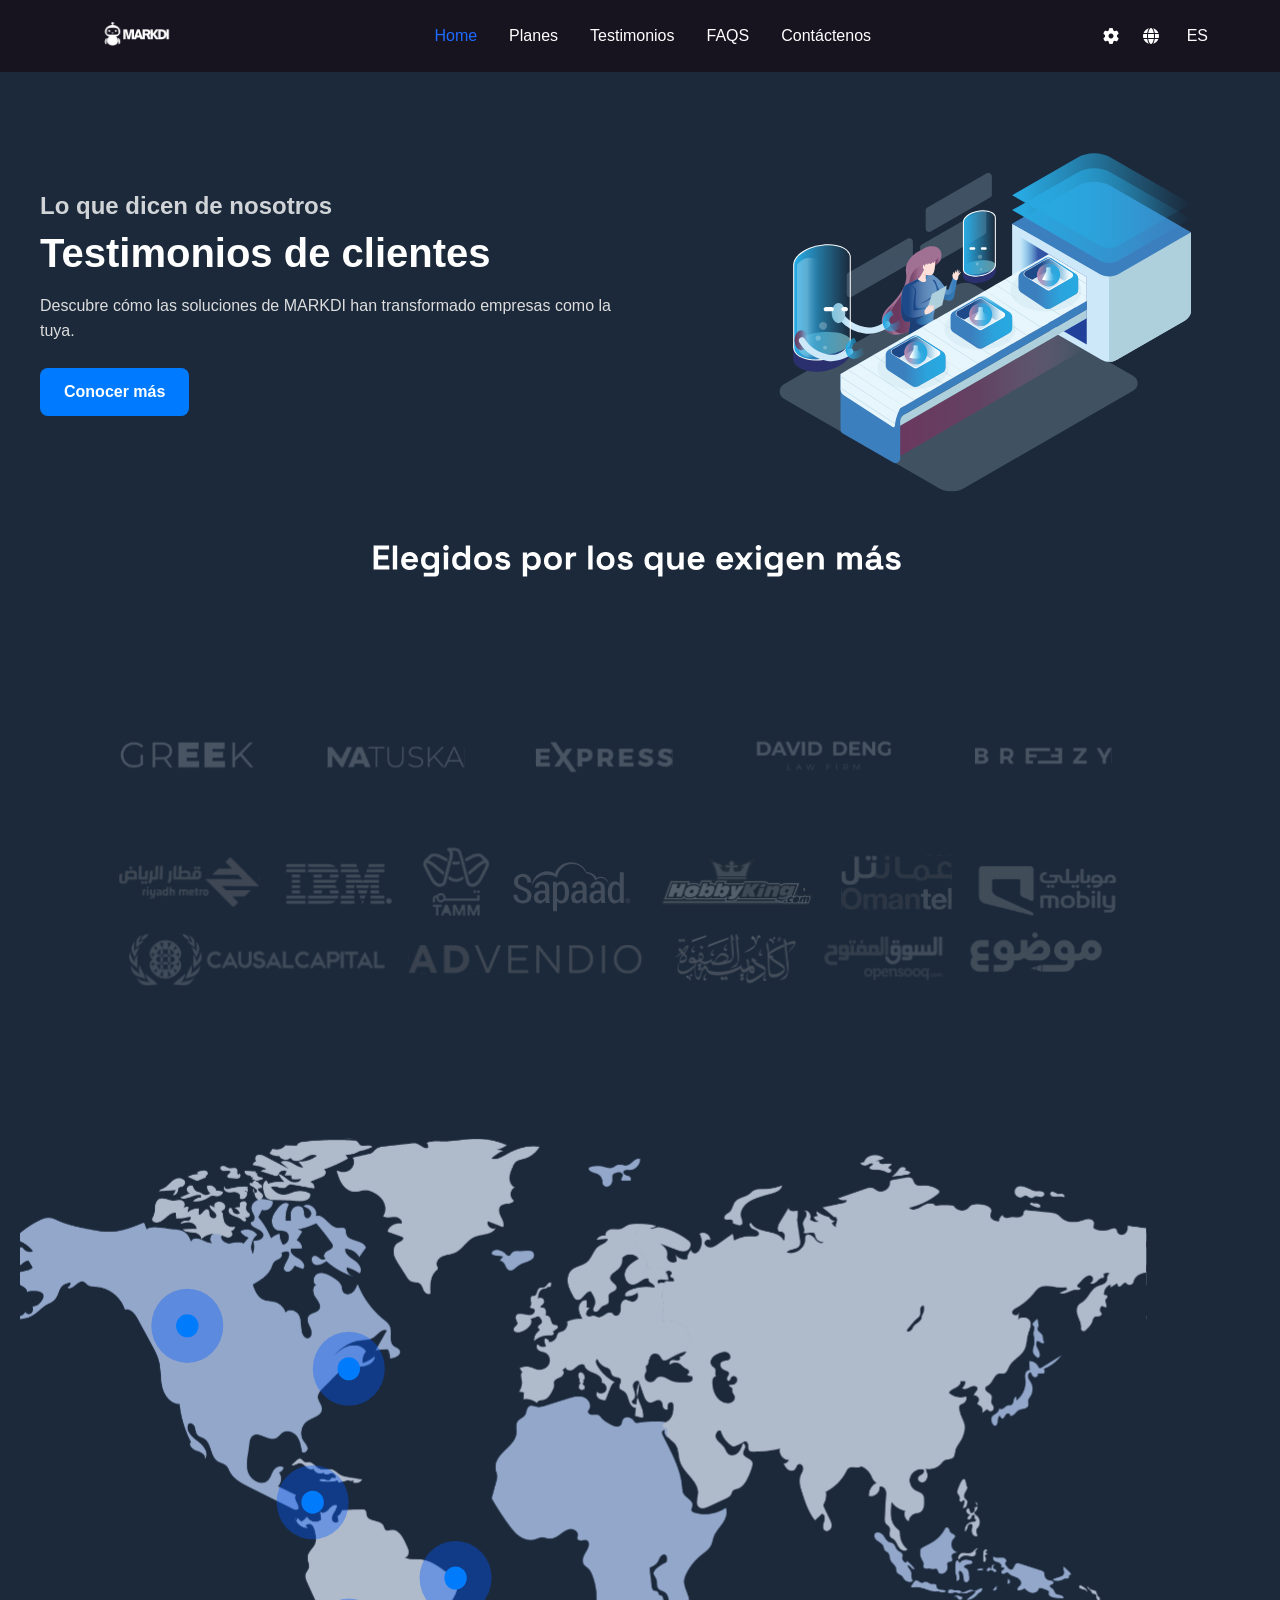
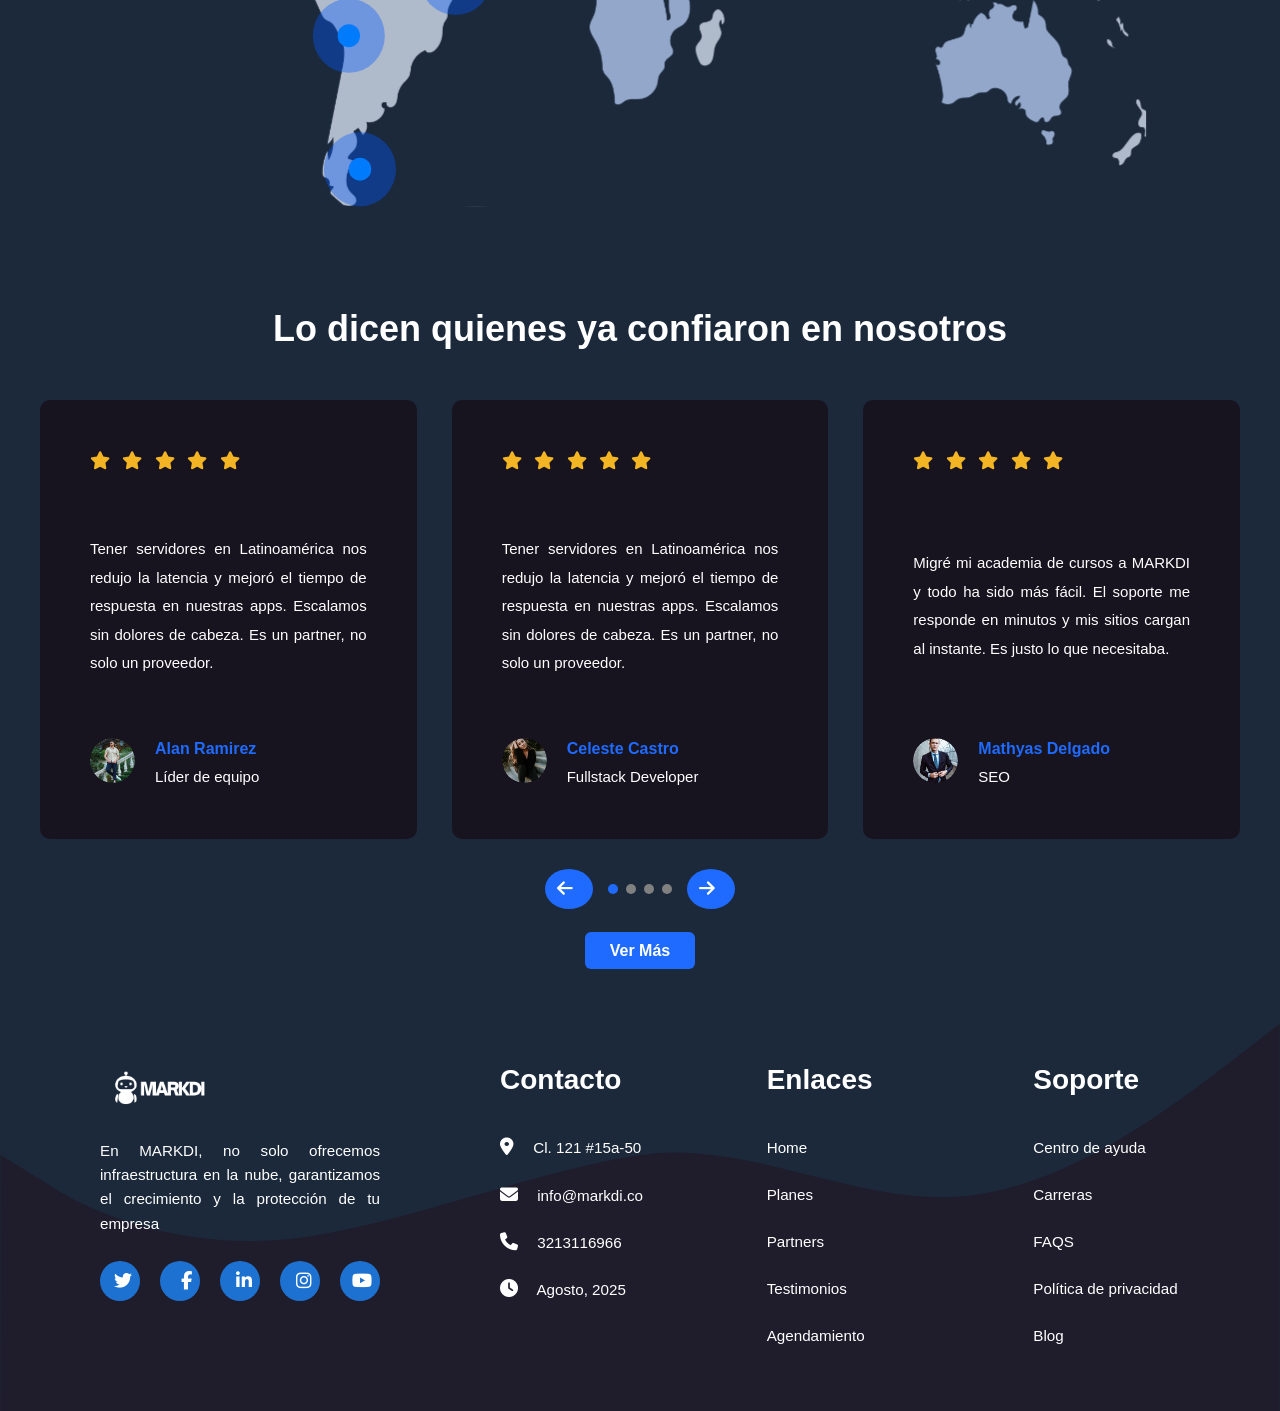
<file: pages/testimonios.html>
<!DOCTYPE html>
<html lang="es">
  <head>
    <meta charset="UTF-8" />
    <meta name="viewport" content="width=device-width, initial-scale=1.0" />
    <title>MARKDI</title>
    <link
      rel="stylesheet"
      href="https://cdnjs.cloudflare.com/ajax/libs/font-awesome/6.5.0/css/all.min.css"
    />
    <link
      href="https://cdn.jsdelivr.net/npm/bootstrap@5.3.3/dist/css/bootstrap.min.css"
      rel="stylesheet"
    />
    <link rel="stylesheet" href="../assets/css/style.css" />
  </head>
  <body>
    <!-- Maquetación nanvar-->
    <header class="header">
      <div class="container">
        <div class="logo-area">
          <img
            id="logoImg"
            src="../assets/images/logo.svg"
            alt="Logo de empresa MARKDI"
          />
        </div>
        <nav class="nav">
          <ul>
            <li><a href="../index.html" class="active">Home</a></li>
            <li><a href="../pages/planes.html">Planes</a></li>
            <li><a href="../pages/testimonios.html">Testimonios</a></li>
            <li><a href="../pages/faqs.html">FAQS</a></li>
            <li><a href="../pages/contactenos.html">Contáctenos</a></li>
          </ul>
        </nav>
        <div class="acciones">
          <i class="fas fa-cog"></i>
          <i class="fas fa-globe"></i>
          <span class="idioma">ES</span>
        </div>
      </div>
    </header>

    <!-- Maquetación del hero-->
    <section class="hero hero-pagina container">
      <div class="row align-items-center">
        <!-- Texto -->
        <div class="col-md-6">
          <h2 class="hero-subtitulo">Lo que dicen de nosotros</h2>
          <h1 class="hero-titulo">Testimonios de clientes</h1>
          <p class="hero-parrafo">
            Descubre cómo las soluciones de MARKDI han transformado empresas
            como la tuya.
          </p>
          <div class="hero-botones">
            <button class="btn btn-primary">Conocer más</button>
          </div>
        </div>
        <!-- Imagen representativa -->
        <div class="col-md-6 text-center position-relative">
          <img
            src="../assets/images/hero_testimonios.svg"
            alt="Imagen hero testimonios"
            class="img-fluid imagen-principal position-absolute top-50 start-50 translate-middle"
          />
        </div>
      </div>
    </section>

    <!-- Maquetación de imagen de presencia en disferentes países -->
    <section class="clientes-section">
      <div class="container-clientes">
        <img
          src="../assets/images/Colaboradores.svg"
          alt="Logos de clientes"
          class="clientes-logos"
        />
      </div>
    </section>

    <!-- Maquetación de cards de testimonios-->
    <section class="testimonios-slider">
      <div class="testimonios-container">
        <h2 class="testimonios-titulo">
          Lo dicen quienes ya confiaron en nosotros
        </h2>
        <div class="testimonios-card">
          <article class="testimonios-card testimonios-card-texto">
            <div class="testimonios-stars">
              <i class="fas fa-star"></i>
              <i class="fas fa-star"></i>
              <i class="fas fa-star"></i>
              <i class="fas fa-star"></i>
              <i class="fas fa-star"></i>
            </div>
            <p class="testimonios-parrafo">
              Tener servidores en Latinoamérica nos redujo la latencia y mejoró
              el tiempo de respuesta en nuestras apps. Escalamos sin dolores de
              cabeza. Es un partner, no solo un proveedor.
            </p>
            <div class="testimonios-autor">
              <img
                src="../assets/images/testimonios-alan.svg"
                alt="Celeste Castro"
                class="testimonios-autor-img"
              />
              <div>
                <strong class="testimonios-autor-nombre">Alan Ramirez</strong>
                <span class="testimonios-autor-profesion">Líder de equipo</span>
              </div>
            </div>
          </article>

          <article class="testimonios-card testimonios-card-texto">
            <div class="testimonios-stars">
              <i class="fas fa-star"></i>
              <i class="fas fa-star"></i>
              <i class="fas fa-star"></i>
              <i class="fas fa-star"></i>
              <i class="fas fa-star"></i>
            </div>
            <p class="testimonios-parrafo">
              Tener servidores en Latinoamérica nos redujo la latencia y mejoró
              el tiempo de respuesta en nuestras apps. Escalamos sin dolores de
              cabeza. Es un partner, no solo un proveedor.
            </p>
            <div class="testimonios-autor">
              <img
                src="../assets/images/testimonios- celeste.svg"
                alt="Celeste Castro"
                class="testimonios-autor-img"
              />
              <div>
                <strong class="testimonios-autor-nombre">Celeste Castro</strong>
                <span class="testimonios-autor-profesion"
                  >Fullstack Developer</span
                >
              </div>
            </div>
          </article>

          <article class="testimonios-card testimonios-card-texto">
            <div class="testimonios-stars">
              <i class="fas fa-star"></i>
              <i class="fas fa-star"></i>
              <i class="fas fa-star"></i>
              <i class="fas fa-star"></i>
              <i class="fas fa-star"></i>
            </div>
            <p class="testimonios-parrafo">
              Migré mi academia de cursos a MARKDI y todo ha sido más fácil. El
              soporte me responde en minutos y mis sitios cargan al instante. Es
              justo lo que necesitaba.
            </p>
            <div class="testimonios-autor">
              <img
                src="../assets/images/testimonios-mathyas.svg"
                alt="Mathyas Delgado"
                class="testimonios-autor-img"
              />
              <div>
                <strong class="testimonios-autor-nombre"
                  >Mathyas Delgado</strong
                >
                <span class="testimonios-autor-profesion">SEO</span>
              </div>
            </div>
          </article>
        </div>

        <!-- Maquetación de controles del slideer-->
        <nav class="testimonios-controles">
          <button class="btn btn-primary">
            <i class="fas fa-arrow-left"></i>
          </button>
          <div class="testimonios-puntos">
            <span class="activo"></span>
            <span></span>
            <span></span>
            <span></span>
          </div>
          <button class="btn btn-primary">
            <i class="fas fa-arrow-right"></i>
          </button>
        </nav>

        <div class="testimonios-boton">
          <a href="#" class="btn-ver-mas">Ver Más</a>
        </div>
      </div>
    </section>

    <!-- Maquetación del footer-->
    <footer class="footer">
      <div class="footer-bg">
        <img src="../assets/images/curva_footer.svg" alt="Curva Footer" />
      </div>

      <div class="footer-content">
        <!-- Maquetación de columna 1 del footer-->
        <div class="footer-col logo-col">
          <img
            src="../assets/images/logo.svg"
            alt="MARKDI"
            class="footer-logo"
          />
          <p>
            En MARKDI, no solo ofrecemos infraestructura en la nube,
            garantizamos el crecimiento y la protección de tu empresa
          </p>
          <div class="social-icons">
            <a href="#"><i class="fab fa-twitter"></i></a>
            <a href="#"><i class="fab fa-facebook-f"></i></a>
            <a href="#"><i class="fab fa-linkedin-in"></i></a>
            <a href="#"><i class="fab fa-instagram"></i></a>
            <a href="#"><i class="fab fa-youtube"></i></a>
          </div>
        </div>

        <!-- Maquetación de columna 2 del footer-->
        <div class="footer-col">
          <h3>Contacto</h3>
          <p><i class="fas fa-map-marker-alt"></i> Cl. 121 #15a-50</p>
          <p><i class="fas fa-envelope"></i> info@markdi.co</p>
          <p><i class="fas fa-phone"></i> 3213116966</p>
          <p><i class="fas fa-clock"></i> Agosto, 2025</p>
        </div>

        <!-- Maquetación de columna 3 del footer-->
        <div class="footer-col">
          <h3>Enlaces</h3>
          <ul>
            <li><a href="#">Home</a></li>
            <li><a href="#">Planes</a></li>
            <li><a href="#">Partners</a></li>
            <li><a href="#">Testimonios</a></li>
            <li><a href="#">Agendamiento</a></li>
          </ul>
        </div>

        <!-- Maquetación de columna 4 del footer-->
        <div class="footer-col">
          <h3>Soporte</h3>
          <ul>
            <li><a href="#">Centro de ayuda</a></li>
            <li><a href="#">Carreras</a></li>
            <li><a href="#">FAQS</a></li>
            <li><a href="#">Política de privacidad</a></li>
            <li><a href="#">Blog</a></li>
          </ul>
        </div>
      </div>
    </footer>
  </body>
</html>
</file>
<file: assets/css/style.css>
@charset "UTF-8";
h1, h2, h3, h4, h5, h6 {
  margin: 0 0 1rem 0;
  font-weight: 700;
  color: #ffffff;
}

p {
  margin: 0 0 1rem 0;
  line-height: 1.6;
  color: rgba(255, 255, 255, 0.8);
}

a {
  text-decoration: none;
  color: #1f6bff;
}
a:hover {
  color: #1d72d1;
}

*, *::before, *::after {
  box-sizing: border-box;
}

.container {
  max-width: 1200px;
  margin: 0 auto;
  padding: 0 2rem;
}

img {
  max-width: 100%;
  height: auto;
  display: block;
}

a {
  color: #ffffff;
  text-decoration: none;
}
a:hover {
  color: #1f6bff;
}

body {
  margin: 0;
  font-family: "Roboto", sans-serif;
  background-color: #1b293b;
  color: #ffffff;
}

.btn {
  font-weight: 600;
  border-radius: 0.5rem;
  padding: 0.75rem 1.5rem;
  transition: all 0.3s ease;
}
.btn:hover {
  transform: translateY(-2px);
}

.btn-primary {
  background-color: #007bff;
  border: none;
  color: #fff;
}
.btn-primary:hover {
  background-color: #171420;
}

.btn-outline-primary {
  background-color: transparent;
  border: 2px solid #007bff;
  color: #007bff;
}
.btn-outline-primary:hover {
  background-color: #007bff;
  color: #fff;
}

.btn-secondary {
  background-color: #ffffff;
  border: none;
  color: #056cc7;
}
.btn-secondary:hover {
  background-color: rgb(84.3605150215, 91.3905579399, 97.6394849785);
}

/* -----------------------
   GRID / BENEFICIOS
   ----------------------- */
.grid-beneficios {
  display: grid;
  grid-template-columns: repeat(auto-fit, minmax(300px, 1fr));
  gap: 1.5rem;
}
.grid-beneficios .card {
  background-color: #1b293b;
  padding: 1.8rem;
  display: flex;
  flex-direction: column;
  gap: 1rem;
  border: none;
  border-radius: 8px;
}
.grid-beneficios .card i {
  background-color: #ffffff;
  color: #1d72d1;
  font-size: 24px;
  width: 60px;
  height: 60px;
  border-radius: 50%;
  display: flex;
  align-items: center;
  justify-content: center;
  margin-bottom: 15px;
}
.grid-beneficios .card h3 {
  font-size: 1.1rem;
  font-weight: 600;
  color: #ffffff;
}
.grid-beneficios .card p {
  color: #ffffff;
  font-size: 0.95rem;
  line-height: 1.5;
}

.plan-card {
  max-width: 520px;
  margin: auto;
  background: #ffffff;
  border-radius: 15px;
  padding: 20px;
  text-align: center;
  box-shadow: 0 6px 18px rgba(0, 0, 0, 0.08);
  transition: transform 0.3s ease-in-out;
  margin-bottom: 50px;
}
.plan-card h3 {
  margin-bottom: 15px;
  font-size: 1.2rem;
  color: #1d72d1;
}
.plan-card p {
  font-size: 0.95rem;
  color: #171420;
}
.plan-card img {
  width: auto;
  margin: 15px 0;
  max-height: 110px;
}
.plan-card ul {
  list-style: none;
  padding: 0;
  margin: 15px 0;
  text-align: left;
}
.plan-card li {
  font-size: 0.9rem;
  color: #007bff;
  margin: 5px 0;
}
.plan-card .precio {
  margin: 10px 0;
}
.plan-card .precio .descuento {
  display: block;
  font-size: 0.8rem;
  color: #888;
  text-decoration: line-through;
}
.plan-card .precio .valor {
  font-size: 1.4rem;
  color: #007bff;
  font-weight: bold;
}
.plan-card .btn {
  background: #007bff;
  color: #ffffff;
  border: none;
  padding: 8px 15px;
  border-radius: 5px;
  cursor: pointer;
}
.plan-card:hover {
  transform: translateY(-6px);
}

/* -----------------------
   RECOMENDACION / CARDS BLANCAS
   ----------------------- */
.recomendaciones-container {
  display: grid;
  grid-template-columns: repeat(2, 1fr);
  gap: 30px 40px;
  max-width: 900px;
  margin: 0 auto;
  padding: 40px 0;
}

.recomendacion-card {
  background: #ffffff;
  width: 100%;
  border-radius: 16px;
  padding: 24px;
  box-shadow: 0 6px 16px rgba(65, 95, 214, 0.08);
  display: flex;
  flex-direction: column;
  justify-content: space-between;
}
.recomendacion-card .recomendacion-icon i {
  font-size: 28px;
  color: #171420;
  margin-bottom: 16px;
}
.recomendacion-card .recomendacion-titulo {
  font-size: 1.1rem;
  font-weight: 700;
  margin-bottom: 10px;
  color: #171420;
}
.recomendacion-card .recomendacion-texto {
  font-size: 0.95rem;
  color: #171420;
  margin-bottom: 30px;
}
.recomendacion-card .recomendacion-boton {
  background: #007bff;
  color: #ffffff;
  border: none;
  border-radius: 8px;
  padding: 10px 10px;
  font-size: 0.95rem;
  font-weight: 500;
  align-self: flex-start;
}

/* -----------------------
   TESTIMONIOS
   ----------------------- */
.testimonios-slider {
  background-color: #1B293B;
  padding: 60px 20px;
  color: white;
}
.testimonios-slider .testimonios-container {
  max-width: 1200px;
  margin: 0 auto;
}
.testimonios-slider .testimonios-titulo {
  text-align: center;
  font-size: 36px;
  font-weight: bold;
  margin-bottom: 50px;
}
.testimonios-slider .testimonios-card {
  display: flex;
  gap: 35px;
  justify-content: center;
  flex-wrap: wrap;
  /* Cada tarjeta */
}
.testimonios-slider .testimonios-card-texto {
  background-color: #171420;
  padding: 50px;
  flex: 1 1 calc(33% - 20px);
  display: flex;
  flex-direction: column;
  justify-content: space-between;
  border-radius: 10px;
}
.testimonios-slider .testimonios-card-texto .testimonios-stars i {
  color: #f3b523;
  margin-bottom: 30px;
}
.testimonios-slider .testimonios-card-texto .testimonios-parrafo {
  font-size: 15px;
  line-height: 1.9;
  color: #FFF;
  margin-bottom: 20px;
  text-align: justify;
}
.testimonios-slider .testimonios-card-texto .testimonios-autor {
  display: flex;
  align-items: center;
  gap: 20px;
}
.testimonios-slider .testimonios-card-texto .testimonios-autor-img {
  width: 45px;
  height: 45px;
  border-radius: 50%;
}
.testimonios-slider .testimonios-card-texto .testimonios-autor-nombre {
  color: #1f6bff;
  line-height: 2;
  font-weight: bold;
  display: block;
}
.testimonios-slider .testimonios-card-texto .testimonios-autor-profesion {
  font-size: 15px;
  color: #fff;
}
.testimonios-slider {
  /* Controles */
}
.testimonios-slider .testimonios-controles {
  display: flex;
  justify-content: center;
  align-items: center;
  margin-top: 30px;
  gap: 15px;
}
.testimonios-slider .testimonios-controles .btn {
  background-color: #1f6bff;
  border: none;
  border-radius: 50%;
  width: 40px;
  height: 40px;
  display: flex;
  justify-content: center;
  align-items: center;
}
.testimonios-slider .testimonios-controles .btn i {
  color: #fff;
}
.testimonios-slider .testimonios-controles .testimonios-puntos {
  display: flex;
  gap: 8px;
}
.testimonios-slider .testimonios-controles .testimonios-puntos span {
  width: 10px;
  height: 10px;
  background-color: gray;
  border-radius: 50%;
  display: inline-block;
}
.testimonios-slider .testimonios-controles .testimonios-puntos span.activo {
  background-color: #1f6bff;
}
.testimonios-slider {
  /* Botón Ver más */
}
.testimonios-slider .testimonios-boton {
  margin-top: 30px;
  text-align: center;
}
.testimonios-slider .testimonios-boton .btn-ver-mas {
  background-color: #1f6bff;
  color: #fff;
  padding: 10px 25px;
  text-decoration: none;
  border-radius: 6px;
  font-weight: bold;
  transition: 0.3s ease;
}
.testimonios-slider .testimonios-boton .btn-ver-mas:hover {
  background-color: #1554c5;
}

/* -----------------------
   CONTACTENOS - tarjetas de personas
   ----------------------- */
.contactenos-tarjeta {
  background: #ffffff;
  border-radius: 20px;
  text-align: center;
  padding: 70px 20px 30px;
  position: relative;
  overflow: hidden;
}
.contactenos-tarjeta .contactenos-foto {
  margin-top: -55px;
  width: 80px;
  height: 80px;
  object-fit: cover;
  border-radius: 50%;
  position: absolute;
  left: 50%;
  transform: translateX(-50%);
}
.contactenos-tarjeta h3 {
  margin-top: 50px;
  margin-bottom: 10px;
  font-size: 18px;
  color: #171420;
}
.contactenos-tarjeta .contactenos-cargo {
  font-size: 14px;
  color: #171420;
  margin-bottom: 10px;
  font-weight: bold;
}
.contactenos-tarjeta .contactenos-descripcion {
  font-size: 14px;
  color: #171420;
  margin-bottom: 20px;
  line-height: 1.3;
}

/* responsive para contactenos-grid y recomendaciones */
@media (max-width: 576px) {
  .recomendaciones-container {
    grid-template-columns: 1fr;
  }
  .recomendaciones-container .recomendacion-card {
    width: 100%;
  }
  .contactenos-grid {
    grid-template-columns: 1fr;
    gap: 20px;
  }
  .tarjeta {
    margin-top: 40px;
  }
}
/* -----------------------
   TESTIMONIOS Y CLIENTES
   ----------------------- */
.clientes-section {
  display: flex;
  justify-content: center;
  align-items: center;
  min-height: 50%;
  padding: 40px 20px;
}

.container-clientes {
  text-align: center;
}

.clientes-logos {
  max-width: 100%;
  height: auto;
}

/* ===========================
   Tarjetas de FAQs
   =========================== */
.faqs-section {
  padding: 40px;
  background-color: #171420;
  text-align: center;
}
.faqs-section .faqs-header h2 {
  font-size: 2rem;
  margin-bottom: 30px;
  color: #ffffff;
}
.faqs-section .faqs-container {
  display: flex;
  justify-content: center;
  gap: 20px;
  flex-wrap: wrap;
}
.faqs-section .faqs-container .faqs-card {
  background: #fff;
  border-radius: 15px;
  padding: 20px;
  width: 280px;
  box-shadow: 0 4px 12px rgba(0, 0, 0, 0.1);
  transition: transform 0.3s ease, box-shadow 0.3s ease;
}
.faqs-section .faqs-container .faqs-card:hover {
  transform: translateY(-5px);
  box-shadow: 0 8px 20px rgba(0, 0, 0, 0.2);
}
.faqs-section .faqs-container .faqs-card .faqs-icon {
  font-size: 2rem;
  color: #007bff;
  margin-bottom: 15px;
}
.faqs-section .faqs-container .faqs-card .faqs-title {
  font-size: 1.2rem;
  font-weight: bold;
  margin-bottom: 10px;
  color: #000;
}
.faqs-section .faqs-container .faqs-card .faqs-text {
  font-size: 0.95rem;
  color: #333;
  line-height: 1.5;
}

.formulario-contacto-seccion {
  background-color: #1B293B;
  padding: 40px 20px;
  display: flex;
  justify-content: center;
}
.formulario-contacto-seccion .formulario-contacto-contenedor {
  display: grid;
  grid-template-columns: 1fr 1fr;
  gap: 40px;
  max-width: 1100px;
  width: 100%;
  align-items: center;
  background-color: #243447;
  padding: 40px;
  border-radius: 12px;
}
.formulario-contacto-seccion .formulario-contacto-izquierda {
  color: #ffffff;
}
.formulario-contacto-seccion .formulario-contacto-izquierda h2 {
  font-size: 1.8rem;
  font-weight: 700;
  margin-bottom: 15px;
}
.formulario-contacto-seccion .formulario-contacto-izquierda p {
  font-size: 1rem;
  line-height: 1.6;
  margin-bottom: 25px;
  color: #d1d5db;
}
.formulario-contacto-seccion .formulario-contacto-izquierda .formulario-contacto-formulario {
  display: flex;
  flex-direction: column;
  gap: 15px;
}
.formulario-contacto-seccion .formulario-contacto-izquierda .formulario-contacto-formulario .formulario-contacto-doble {
  display: grid;
  grid-template-columns: 1fr 1fr;
  gap: 15px;
}
.formulario-contacto-seccion .formulario-contacto-izquierda .formulario-contacto-formulario input,
.formulario-contacto-seccion .formulario-contacto-izquierda .formulario-contacto-formulario textarea {
  padding: 12px;
  border: 1px solid #3a4a5d;
  border-radius: 8px;
  background-color: #1e293b;
  color: #fff;
  font-size: 0.95rem;
}
.formulario-contacto-seccion .formulario-contacto-izquierda .formulario-contacto-formulario input::placeholder,
.formulario-contacto-seccion .formulario-contacto-izquierda .formulario-contacto-formulario textarea::placeholder {
  color: #9ca3af;
}
.formulario-contacto-seccion .formulario-contacto-izquierda .formulario-contacto-formulario input:focus,
.formulario-contacto-seccion .formulario-contacto-izquierda .formulario-contacto-formulario textarea:focus {
  outline: none;
  border-color: #1d72d1;
}
.formulario-contacto-seccion .formulario-contacto-izquierda .formulario-contacto-formulario textarea {
  resize: none;
}
.formulario-contacto-seccion .formulario-contacto-izquierda .formulario-contacto-formulario button {
  background: #1d72d1;
  color: #fff;
  border: none;
  border-radius: 8px;
  padding: 12px 20px;
  font-weight: 600;
  font-size: 1rem;
  cursor: pointer;
  transition: background 0.3s;
}
.formulario-contacto-seccion .formulario-contacto-izquierda .formulario-contacto-formulario button:hover {
  background: #1554c5;
}
.formulario-contacto-seccion .formulario-contacto-derecha img {
  width: 100%;
  border-radius: 12px;
}

@media (max-width: 576px) {
  .formulario-contacto-contenedor {
    grid-template-columns: 1fr;
    text-align: center;
  }
  .formulario-contacto-contenedor .formulario-contacto-derecha {
    margin-top: 20px;
  }
}
/* assets/sass/components/_faqs.scss */
.seccion-faqs {
  max-width: 800px;
  margin: 50px auto;
  border-radius: 5px;
  overflow: hidden;
  background-color: transparent;
}
.seccion-faqs .faq-item {
  border: 1px solid #ffffff;
}
.seccion-faqs .faq-item.activo .faq-respuesta {
  display: block;
  background-color: #ffffff;
}
.seccion-faqs .faq-item.activo .faq-pregunta {
  font-weight: bold;
  color: #171420;
  background-color: #ffffff;
}
.seccion-faqs .faq-item .faq-pregunta {
  display: flex;
  justify-content: space-between;
  align-items: center;
  padding: 15px 20px;
  font-size: 16px;
  color: #cfd9e6;
  cursor: pointer;
  transition: background 0.3s;
}
.seccion-faqs .faq-item .faq-pregunta:hover {
  background-color: #1f6bff;
  color: #ffffff;
}
.seccion-faqs .faq-item .faq-pregunta .icono-faq {
  color: #1f6bff;
  font-size: 14px;
}
.seccion-faqs .faq-item .faq-respuesta {
  display: none;
  padding: 0 20px 15px 20px;
  font-size: 14px;
  line-height: 1.5;
  color: #171420;
}

/* Footer (copiado del CSS viejo) */
.footer {
  position: relative;
  overflow: hidden;
}

.footer_planes {
  position: relative;
  overflow: hidden;
}

.footer-bg {
  position: absolute;
  top: 0;
  left: 0;
  width: 100%;
  z-index: 0;
}

.footer-bg img {
  width: 100%;
  height: auto;
  display: block;
}

.footer-content {
  position: relative;
  z-index: 1;
  display: flex;
  justify-content: space-between;
  padding: 40px 40px;
  max-width: 1200px;
  margin: 0 auto;
  gap: 80px;
  text-align: justify;
}

.footer-col {
  flex: 1;
  margin: 0 20px;
}

.footer-col h3 {
  margin-bottom: 40px;
  font-weight: bold;
}

.footer-col p, .footer-col a {
  font-size: 0.95rem;
  color: #fff;
  text-decoration: none;
  margin-bottom: 23px;
}

.footer-col ul {
  list-style: none;
  padding: 0;
}

.footer-col ul li {
  margin-bottom: 23px;
}

.footer-logo {
  width: 120px;
  margin-bottom: 20px;
}

.social-icons {
  display: flex;
  gap: 20px;
  margin-top: 25px;
}

.social-icons a {
  background-color: #1D72D1;
  width: 40px;
  height: 40px;
  align-items: center;
  display: flex;
  justify-content: right;
  border-radius: 50%;
  transition: background 0.3s ease, color 0.3s ease;
}

.social-icons a:hover {
  background-color: #1B293B;
}

.footer-col p i {
  margin-right: 15px;
  color: #fff;
}

/* Grillas y contenedores (copiado del CSS viejo) */
/* grid-beneficios */
.grid-beneficios {
  display: grid;
  grid-template-columns: repeat(auto-fit, minmax(300px, 1fr));
  gap: 1.5rem;
}

.grid-beneficios .card {
  background-color: #1F1D2C;
  padding: 1.8rem;
  display: flex;
  flex-direction: column;
  gap: 1rem;
  border: none;
}

.grid-beneficios .card i {
  background-color: #fff;
  color: #1D72D1;
  font-size: 24px;
  width: 60px;
  height: 60px;
  border-radius: 50%;
  display: flex;
  align-items: center;
  justify-content: center;
  margin-bottom: 15px;
}

/* iconos de card */
.card i {
  font-size: 1.8rem;
  color: #1f6bff;
}

.card i h3 {
  font-size: 1.1rem;
  font-weight: 600;
}

.card p {
  color: #ffffff;
  font-size: 0.95rem;
  line-height: 1.5;
}

/* Rendimiento */
.rendimiento {
  background-color: #171420;
  padding: 4rem 2rem;
}

.rendimiento-grid {
  display: grid;
  grid-template-columns: 1fr 2fr;
  gap: 3rem;
  align-items: center;
}

.tags {
  display: flex;
  flex-direction: column;
  gap: 15PX;
}

.tag {
  background-color: #11203a;
  color: white;
  display: flex;
  align-items: center;
  gap: 20px;
  background: #0f1c2e;
  padding: 15px;
  border-radius: 5px;
  color: rgb(255, 255, 255);
  font-size: 18px;
}

rendimiento-grid, .tag i {
  background-color: #fff;
  color: #1D72D1;
  font-size: 24px;
  width: 60px;
  height: 60px;
  border-radius: 50%;
  display: flex;
  align-items: center;
  justify-content: center;
  margin-bottom: 15px;
}

.recomendaciones-container {
  display: grid;
  grid-template-columns: repeat(2, 1fr);
  gap: 30px 40px;
  max-width: 900px;
  margin: 0 auto;
  padding: 40px 0;
  margin-top: -100px;
}

.contactenos-grid {
  display: grid;
  grid-template-columns: repeat(auto-fit, minmax(260px, 1fr));
  gap: 50px;
  max-width: 1000px;
  margin: 0 auto 80px;
  padding: 0 20px;
}

/* formulario-contacto-contenedor */
.formulario-contacto-contenedor {
  display: grid;
  grid-template-columns: 1fr 1fr;
  background-color: #2d3e50; /* Azul grisáceo */
  border-radius: 12px;
  overflow: hidden;
  max-width: 1000px;
  width: 100%;
}

/* Header (copiado del CSS viejo) */
.header {
  background-color: #171420;
}

.logo-area {
  display: flex;
  align-items: center;
  margin-right: auto;
}

.logo-area img {
  height: 130px;
  width: 130px;
  cursor: pointer;
  transition: 0.3s;
  margin-right: auto;
}

/* acciones dentro de header (copiado) */
.acciones {
  margin-left: auto;
  display: flex;
  align-items: center;
  gap: 2px;
}

/* iconos (están en el CSS viejo; lo dejo donde estaba) */
i {
  color: white;
  font-size: 18px;
  margin-right: 8px;
  cursor: pointer;
}

/* idioma (también estaba en el CSS viejo) */
.idioma {
  font-size: 0.9rem;
  margin-left: 0.2rem;
  color: white;
}

.header {
  background-color: 1F1D2C;
  padding: 1rem 0;
}
.header .container {
  max-width: 1200px;
  margin: 0 auto;
  padding: 0 2rem;
  display: flex;
  align-items: center;
  justify-content: space-between;
}
.header {
  /* LOGO */
}
.header .logo-area img {
  max-height: 40px;
  display: block;
}
.header {
  /* NAV */
}
.header .nav {
  flex: 1;
  display: flex;
  justify-content: center;
}
.header .nav ul {
  display: flex;
  gap: 2rem;
  list-style: none;
  margin: 0;
  padding: 0;
}
.header .nav ul li a {
  color: #ffffff;
  text-decoration: none;
}
.header .nav ul li a:hover, .header .nav ul li a.active {
  color: #1f6bff;
}
.header {
  /* ACCIONES */
}
.header .acciones {
  display: flex;
  align-items: center;
  gap: 1rem;
}
.header .acciones i,
.header .acciones .idioma {
  color: #ffffff;
  font-size: 1rem;
  cursor: pointer;
}
.header .acciones i:hover,
.header .acciones .idioma:hover {
  color: #1f6bff;
}

.hero-pagina {
  position: relative;
  padding: 120px 0 80px;
  overflow: hidden;
}
.hero-pagina .container {
  position: relative;
  z-index: 2;
}
.hero-pagina .hero-subtitulo {
  font-size: 1.5rem;
  color: rgba(255, 255, 255, 0.8);
  margin-bottom: 0.5rem;
}
.hero-pagina .hero-titulo {
  font-size: 2.5rem;
  font-weight: 700;
  color: #fff;
  margin-bottom: 1rem;
}
.hero-pagina .hero-parrafo {
  font-size: 1rem;
  color: #ddd;
  margin-bottom: 1.5rem;
}
.hero-pagina .hero-botones {
  display: flex;
  gap: 10px;
}
.hero-pagina .imagen-principal {
  width: 80%;
  height: auto;
  max-width: 600px;
}
@media (max-width: 768px) {
  .hero-pagina .imagen-principal {
    width: 100%;
    margin-top: 20px;
  }
}

.hero-index {
  display: flex;
  align-items: center;
  justify-content: space-between;
  padding: 80px 0;
}
.hero-index .hero-text {
  max-width: 50%;
  color: #fff;
}
.hero-index .hero-text h1 {
  font-size: 2.5rem;
  margin-bottom: 20px;
}
.hero-index .hero-text p {
  font-size: 1.1rem;
  margin-bottom: 30px;
}
.hero-index .hero-text .btns {
  display: flex;
  gap: 10px;
}
.hero-index .hero-img {
  max-width: 45%;
}

/*# sourceMappingURL=style.css.map */
</file>
